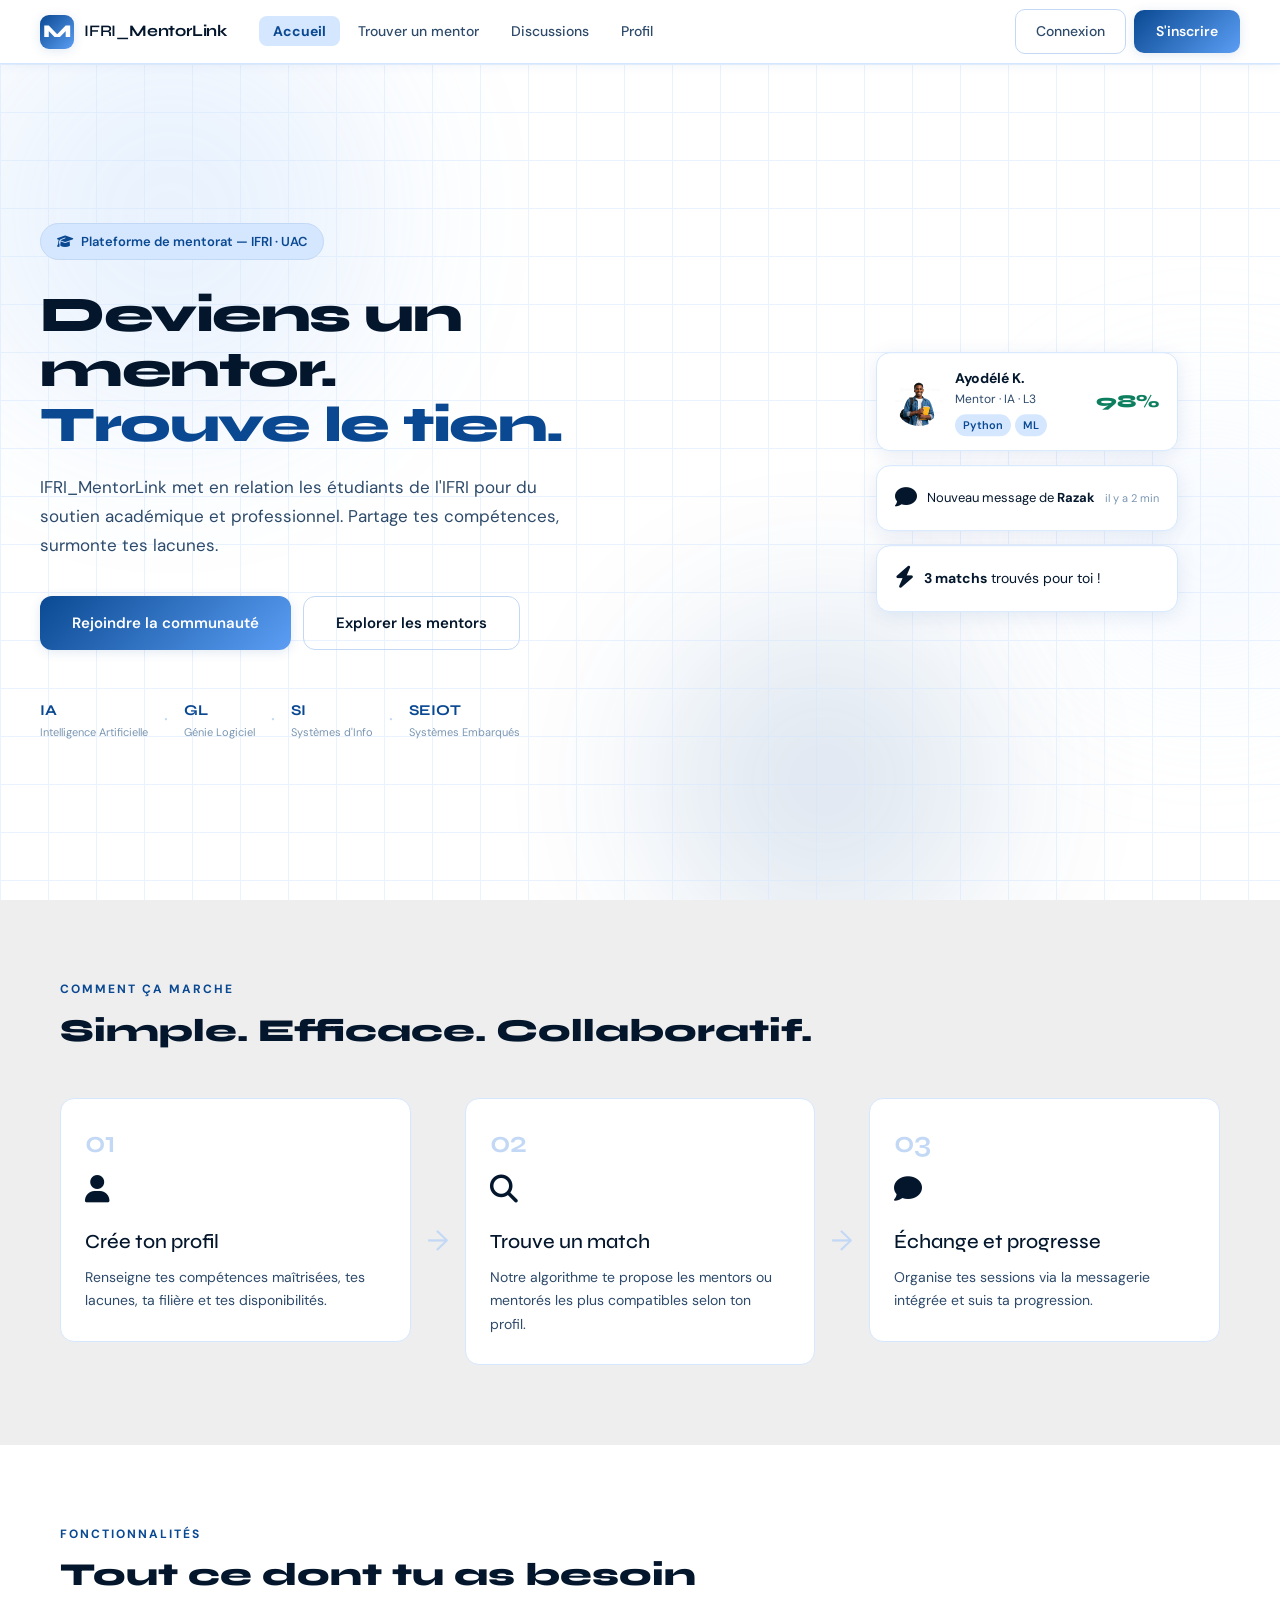
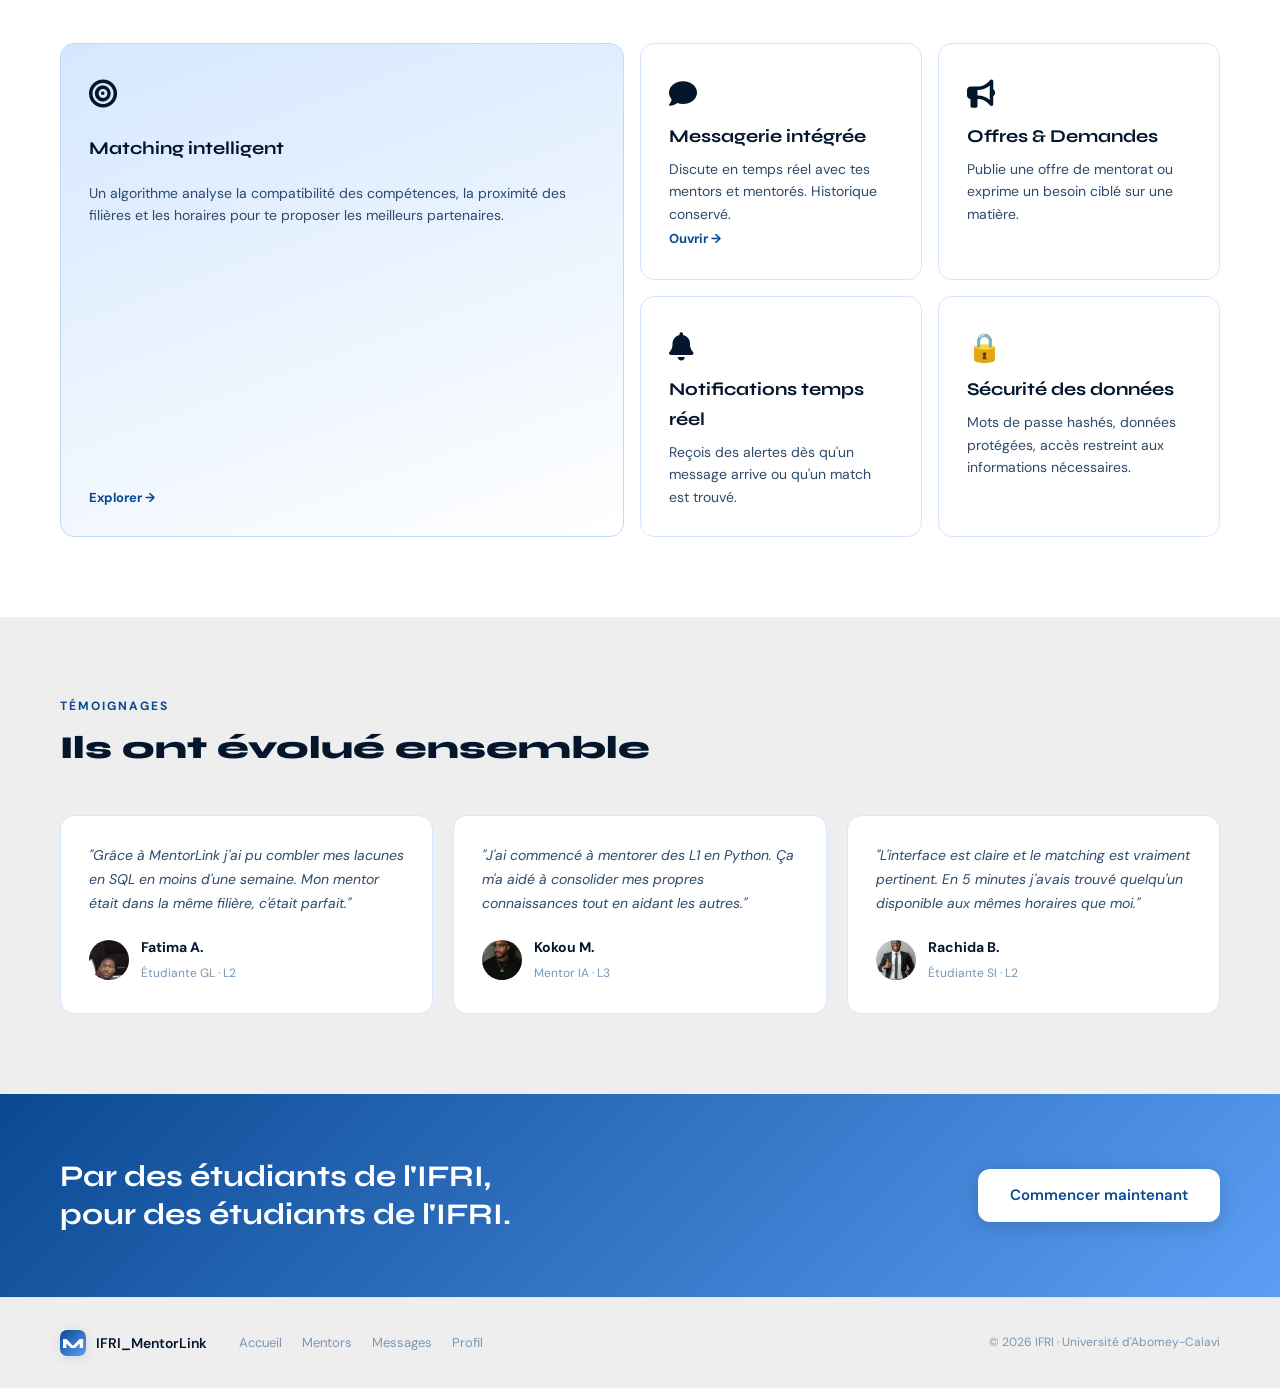
<file: index.html>
<!DOCTYPE html>
<html lang="fr">
<head>
  <meta charset="UTF-8"/>
  <meta name="viewport" content="width=device-width, initial-scale=1.0"/>
  <title>IFRI_MentorLink</title>
  <link rel="stylesheet" href="CSS/style.css"/>
  <link rel="stylesheet" href="https://cdnjs.cloudflare.com/ajax/libs/font-awesome/6.4.0/css/all.min.css"/>
  <link rel="stylesheet" href="CSS/index.css"/>   
  <link href="https://fonts.googleapis.com/css2?family=Syne:wght@400;600;700;800&family=DM+Sans:ital,wght@0,300;0,400;0,500;1,300&display=swap" rel="stylesheet"/>
</head>
<body>

<!-- NAVBAR -->
<nav class="navbar">
  <div class="nav-brand">
    <span class="brand-icon">M</span>
    <span class="brand-text">IFRI_<strong>MentorLink</strong></span>
  </div>
  <ul class="nav-links">
    <li><a href="index.html" class="active">Accueil</a></li>
    <li><a href="matching.html">Trouver un mentor</a></li>
    <li><a href="discussions.html">Discussions</a></li>
    <li><a href="profil.html">Profil</a></li>
  </ul>
  <div class="nav-actions">
    <a href="login.html" class="btn-ghost">Connexion</a>
    <a href="register.html" class="btn-primary">S'inscrire</a>
  </div>
  <button class="menu-toggle" id="menuToggle"><i class="fa fa-bars"></i></button>
</nav>

<!-- HERO -->
<section class="hero">
  <div class="hero-bg">
    <div class="orb orb1"></div>
    <div class="orb orb2"></div>
    <div class="orb orb3"></div>
    <div class="grid-overlay"></div>
  </div>
  <div class="hero-content">
    <div class="hero-badge"><i class="fa fa-graduation-cap"></i> Plateforme de mentorat — IFRI · UAC</div>
    <h1 class="hero-title">
      Deviens un mentor.<br/>
      <span class="accent">Trouve le tien.</span>
    </h1
    >
    <p class="hero-sub">IFRI_MentorLink met en relation les étudiants de l'IFRI pour du soutien académique et professionnel. Partage tes compétences, surmonte tes lacunes.</p>
    <div class="hero-cta">
      <a href="register.html" class="btn-primary large">Rejoindre la communauté</a>
      <a href="matching.html" class="btn-outline large">Explorer les mentors</a>
    </div>
    <div class="hero-stats">
      <div class="stat"><span class="stat-num">IA</span><span class="stat-label">Intelligence Artificielle</span></div>
      <div class="stat-sep">·</div>
      <div class="stat"><span class="stat-num">GL</span><span class="stat-label">Génie Logiciel</span></div>
      <div class="stat-sep">·</div>
      <div class="stat"><span class="stat-num">SI</span><span class="stat-label">Systèmes d'Info</span></div>
      <div class="stat-sep">·</div>
      <div class="stat"><span class="stat-num">SEIOT</span><span class="stat-label">Systèmes Embarqués</span></div>
    </div>
  </div>
  <div class="hero-card-float">
    <div class="float-card mentor-card">
      <img src="img/a.jpg" alt="avatar"/>
      <div>
        <p class="fc-name">Ayodélé K.</p>
        <p class="fc-role">Mentor · IA · L3</p>
        <div class="fc-tags"><span>Python</span><span>ML</span></div>
      </div>
      <span class="fc-score">98%</span>
    </div>
    <div class="float-card msg-card">
      <span class="msg-icon"><i class="fa fa-comment"></i></span>
      <p>Nouveau message de <strong>Razak</strong></p>
      <span class="msg-time">il y a 2 min</span>
    </div>
    <div class="float-card match-card">
      <span class="match-icon"><i class="fa fa-bolt"></i></span>
      <p><strong>3 matchs</strong> trouvés pour toi !</p>
    </div>
  </div>
</section>

<!-- HOW IT WORKS -->
<section class="section how">
  <div class="container">
    <div class="section-label">Comment ça marche</div>
    <h3 class="section-title">Simple. Efficace. Collaboratif.</h3>
    <div class="steps">
      <div class="step">
        <div class="step-num">01</div>
        <div class="step-icon"><i class="fa fa-user"></i></div>
        <h3>Crée ton profil</h3>
        <p>Renseigne tes compétences maîtrisées, tes lacunes, ta filière et tes disponibilités.</p>
      </div>
      <div class="step-arrow">→</div>
      <div class="step">
        <div class="step-num">02</div>
        <div class="step-icon"><i class="fa fa-search"></i></div>
        <h3>Trouve un match</h3>
        <p>Notre algorithme te propose les mentors ou mentorés les plus compatibles selon ton profil.</p>
      </div>
      <div class="step-arrow">→</div>
      <div class="step">
        <div class="step-num">03</div>
        <div class="step-icon"><i class="fa fa-comment"></i></div>
        <h3>Échange et progresse</h3>
        <p>Organise tes sessions via la messagerie intégrée et suis ta progression.</p>
      </div>
    </div>
  </div>
</section>

<!-- FEATURES -->
<section class="section features">
  <div class="container">
    <div class="section-label">Fonctionnalités</div>
    <h3 class="section-title">Tout ce dont tu as besoin</h3>
    <div class="features-grid">
      <div class="feature-card fc-big">
        <div class="feature-icon"><i class="fa fa-bullseye"></i></div>
        <h3>Matching intelligent</h3>
        <p>Un algorithme analyse la compatibilité des compétences, la proximité des filières et les horaires pour te proposer les meilleurs partenaires.</p>
        <a href="matching.html" class="feat-link">Explorer →</a>
      </div>
      <div class="feature-card">
        <div class="feature-icon"><i class="fa fa-comment"></i></div>
        <h3>Messagerie intégrée</h3>
        <p>Discute en temps réel avec tes mentors et mentorés. Historique conservé.</p>
        <a href="discussions.html" class="feat-link">Ouvrir →</a>
      </div>
      <div class="feature-card">
        <div class="feature-icon"><i class="fa fa-bullhorn"></i></div>
        <h3>Offres & Demandes</h3>
        <p>Publie une offre de mentorat ou exprime un besoin ciblé sur une matière.</p>
      </div>
      <div class="feature-card">
        <div class="feature-icon"><i class="fa fa-bell"></i></div>
        <h3>Notifications temps réel</h3>
        <p>Reçois des alertes dès qu'un message arrive ou qu'un match est trouvé.</p>
      </div>
      <div class="feature-card">
        <div class="feature-icon">🔒</div>
        <h3>Sécurité des données</h3>
        <p>Mots de passe hashés, données protégées, accès restreint aux informations nécessaires.</p>
      </div>
    </div>
  </div>
</section>

<!-- TESTIMONIALS -->
<section class="section testimonials">
  <div class="container">
    <div class="section-label">Témoignages</div>
    <h3 class="section-title">Ils ont évolué ensemble</h3>
    <div class="testi-grid">
      <div class="testi-card">
        <p>"Grâce à MentorLink j'ai pu combler mes lacunes en SQL en moins d'une semaine. Mon mentor était dans la même filière, c'était parfait."</p>
        <div class="testi-author">
          <img src="img/d.jpg" alt=""/>
          <div><strong>Fatima A.</strong><span>Étudiante GL · L2</span></div>
        </div>
      </div>
      <div class="testi-card">
        <p>"J'ai commencé à mentorer des L1 en Python. Ça m'a aidé à consolider mes propres connaissances tout en aidant les autres."</p>
        <div class="testi-author">
          <img src="img/c.jpg" alt=""/>
          <div><strong>Kokou M.</strong><span>Mentor IA · L3</span></div>
        </div>
      </div>
      <div class="testi-card">
        <p>"L'interface est claire et le matching est vraiment pertinent. En 5 minutes j'avais trouvé quelqu'un disponible aux mêmes horaires que moi."</p>
        <div class="testi-author">
          <img src="img/b.jpg" alt=""/>
          <div><strong>Rachida B.</strong><span>Étudiante SI · L2</span></div>
        </div>
      </div>
    </div>
  </div>
</section>

<!-- CTA BANNER -->
<section class="cta-banner">
  <div class="container cta-inner">
    <h2>Par des étudiants de l'IFRI,<br/>pour des étudiants de l'IFRI.</h2>
    <a href="register.html" class="btn-primary large">Commencer maintenant</a>
  </div>
</section>

<!-- FOOTER -->
<footer class="footer">
  <div class="container footer-inner">
    <div class="footer-brand">
      <span class="brand-icon small">M</span>
      <span>IFRI_MentorLink</span>
    </div>
    <div class="footer-links">
      <a href="index.html">Accueil</a>
      <a href="matching.html">Mentors</a>
      <a href="discussions.html">Messages</a>
      <a href="profil.html">Profil</a>
    </div>
    <p class="footer-copy">© 2026 IFRI · Université d'Abomey-Calavi</p>
  </div>
</footer>

<script src="app.js"></script>
</body>
</html>
</file>
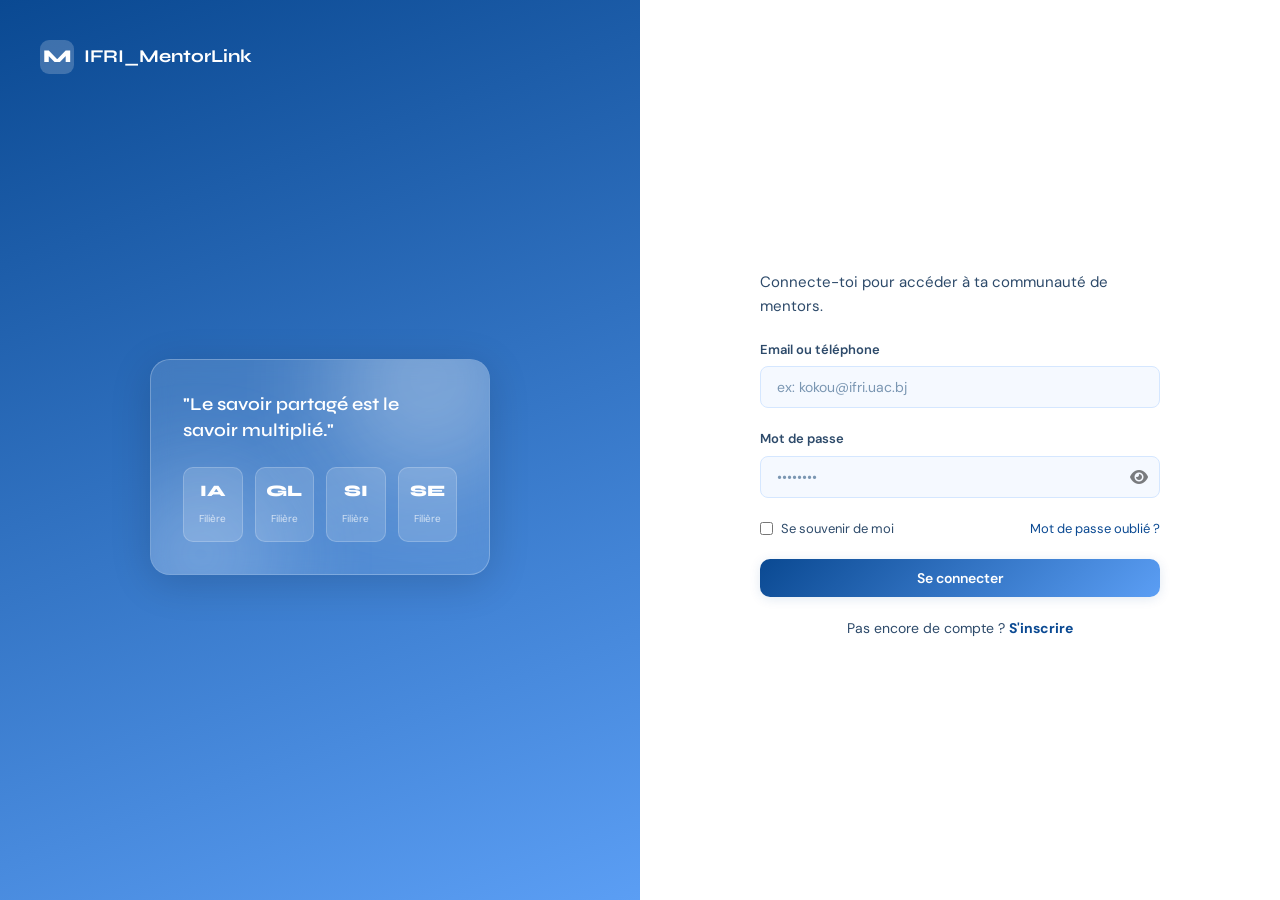
<file: login.html>
<!DOCTYPE html>
<html lang="fr">
<head>
  <meta charset="UTF-8"/>
  <meta name="viewport" content="width=device-width, initial-scale=1.0"/>
  <title>Connexion — IFRI_MentorLink</title>
  <link rel="stylesheet" href="CSS/style.css"/>
  <link rel="stylesheet" href="CSS/Login.css"/>
  <link rel="stylesheet" href="https://cdnjs.cloudflare.com/ajax/libs/font-awesome/6.4.0/css/all.min.css"/>
  <link href="https://fonts.googleapis.com/css2?family=Syne:wght@400;600;700;800&family=DM+Sans:ital,wght@0,300;0,400;0,500;1,300&display=swap" rel="stylesheet"/>
</head>
<body class="auth-page">

<div class="auth-split">
  <!-- Left Panel -->
  <div class="auth-left">
    <a href="index.html" class="auth-brand">
      <span class="brand-icon">M</span>
      <span>IFRI_<strong>MentorLink</strong></span>
    </a>
    <div class="auth-visual">
      <div class="av-card">
        <div class="av-orb av-o1"></div>
        <div class="av-orb av-o2"></div>
        <div class="av-quote">
          <p>"Le savoir partagé est le savoir multiplié."</p>
        </div>
        <div class="av-stats-row">
          <div class="av-stat"><span>IA</span><small>Filière</small></div>
          <div class="av-stat"><span>GL</span><small>Filière</small></div>
          <div class="av-stat"><span>SI</span><small>Filière</small></div>
          <div class="av-stat"><span>SE</span><small>Filière</small></div>
        </div>
      </div>
    </div>
  </div>

  <!-- Right Panel -->
  <div class="auth-right">
    <div class="auth-form-wrap">
      <h2 class="auth-title"></h2>
      <p class="auth-sub">Connecte-toi pour accéder à ta communauté de mentors.</p>

      <div class="form-msg" id="loginMsg" style="display:none;"></div>

      <div class="form-group">
        <label>Email ou téléphone</label>
        <input type="text" id="loginId" placeholder="ex: kokou@ifri.uac.bj" class="form-input"/>
      </div>
      <div class="form-group">
        <label>Mot de passe</label>
        <div class="input-eye">
          <input type="password" id="loginPwd" placeholder="••••••••" class="form-input"/>
          <button type="button" class="eye-btn" onclick="togglePwd('loginPwd', this)"><i class="fa fa-eye"></i></button>
        </div>
      </div>
      <div class="form-row-between">
        <label class="checkbox-label"><input type="checkbox"/> Se souvenir de moi</label>
        <a href="#" class="link-small">Mot de passe oublié ?</a>
      </div>
      <button class="btn-primary full" onclick="handleLogin()">Se connecter</button>
      <p class="auth-switch">Pas encore de compte ? <a href="register.html">S'inscrire</a></p>
    </div>
  </div>
</div>

<script src="app.js"></script>
</body>
</html>
</file>
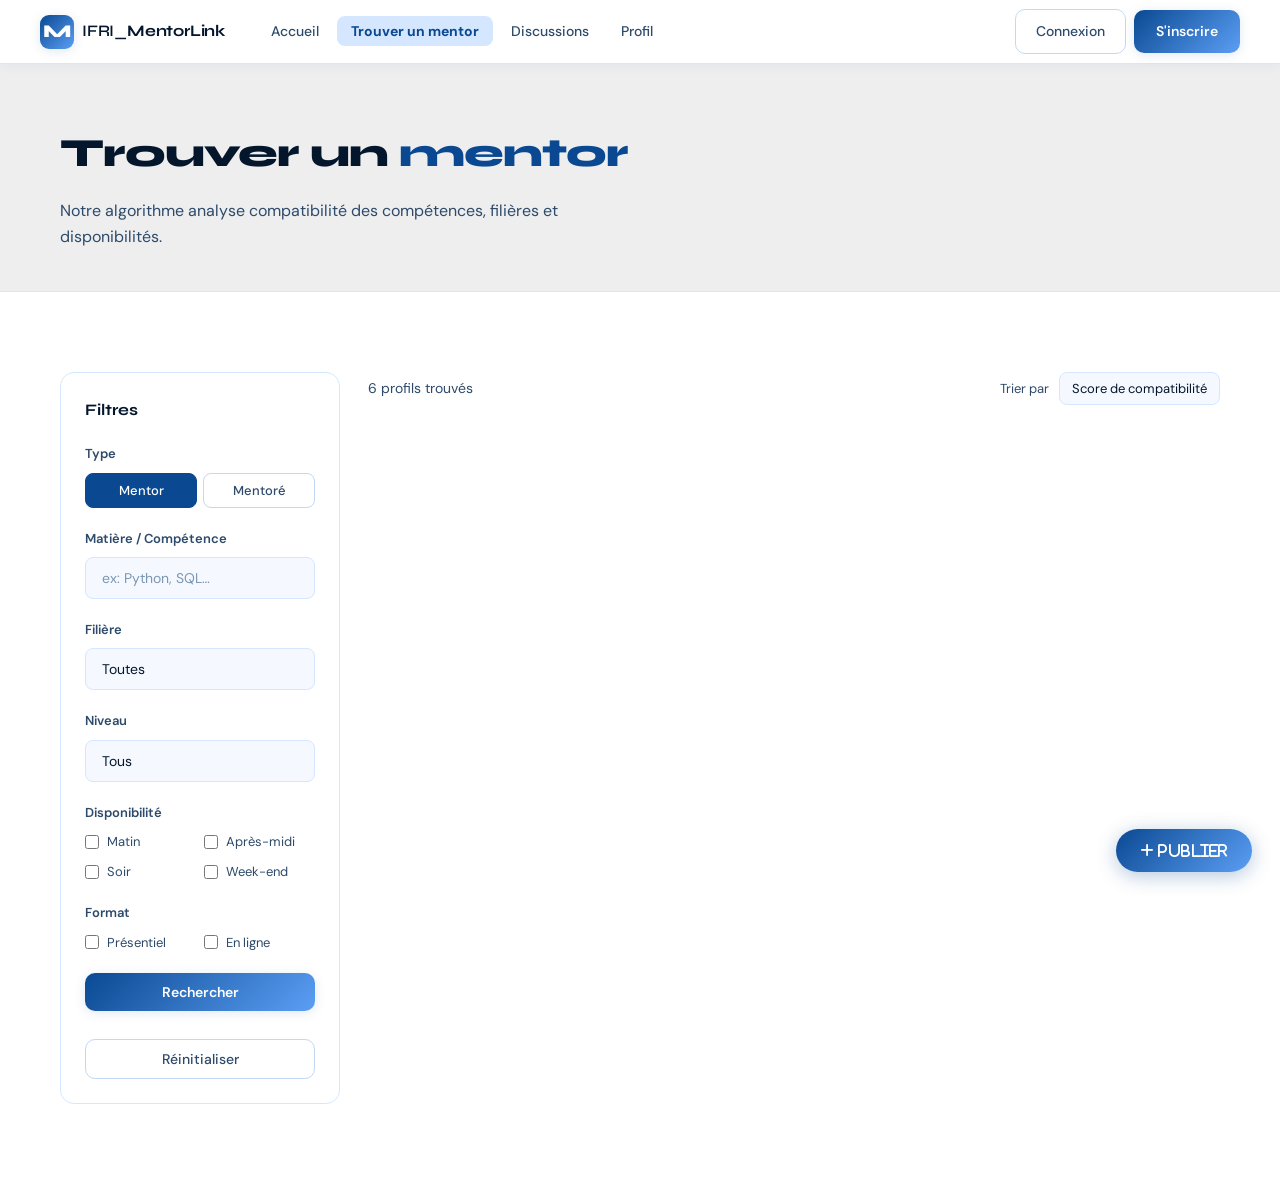
<file: matching.html>
<!DOCTYPE html>
<html lang="fr">
<head>
  <meta charset="UTF-8"/>
  <meta name="viewport" content="width=device-width, initial-scale=1.0"/>
  <title>Matching — IFRI_MentorLink</title>
  <link rel="stylesheet" href="CSS/style.css"/>
  <link rel="stylesheet" href="CSS/matching.css"/>
  <link rel="stylesheet" href="https://cdnjs.cloudflare.com/ajax/libs/font-awesome/6.4.0/css/all.min.css"/>
  <link href="https://fonts.googleapis.com/css2?family=Syne:wght@400;600;700;800&family=DM+Sans:ital,wght@0,300;0,400;0,500;1,300&display=swap" rel="stylesheet"/>
</head>
<body>

<nav class="navbar">
  <div class="nav-brand">
    <a href="index.html" style="display:flex;align-items:center;gap:8px;text-decoration:none;color:inherit;">
      <span class="brand-icon">M</span>
      <span class="brand-text">IFRI_<strong>MentorLink</strong></span>
    </a>
  </div>
  <ul class="nav-links">
    <li><a href="index.html">Accueil</a></li>
    <li><a href="matching.html" class="active">Trouver un mentor</a></li>
    <li><a href="discussions.html">Discussions</a></li>
    <li><a href="profil.html">Profil</a></li>
  </ul>
  <div class="nav-actions">
    <a href="login.html" class="btn-ghost">Connexion</a>
    <a href="register.html" class="btn-primary">S'inscrire</a>
  </div>
  <button class="menu-toggle" id="menuToggle">&#9776;</button>
</nav>

<div class="page-hero small-hero">
  <div class="container">
    <h1>Trouver un <span class="accent">mentor</span></h1>
    <p>Notre algorithme analyse compatibilité des compétences, filières et disponibilités.</p>
  </div>
</div>

<section class="section">
  <div class="container matching-layout">

    <!-- FILTERS -->
    <aside class="filters-panel">
      <h3 class="filter-title">Filtres</h3>

      <div class="filter-group">
        <label>Type</label>
        <div class="toggle-group">
          <button class="toggle-btn active" onclick="setType(this,'mentor')">Mentor</button>
          <button class="toggle-btn" onclick="setType(this,'mentoré')">Mentoré</button>
        </div>
      </div>

      <div class="filter-group">
        <label>Matière / Compétence</label>
        <input type="text" class="form-input" id="filterMatiere" placeholder="ex: Python, SQL…"/>
      </div>

      <div class="filter-group">
        <label>Filière</label>
        <select class="form-input" id="filterFiliere">
          <option value="">Toutes</option>
          <option>IA</option><option>GL</option><option>SI</option><option>SE&IoT</option><option>IM</option>
        </select>
      </div>

      <div class="filter-group">
        <label>Niveau</label>
        <select class="form-input" id="filterNiveau">
          <option value="">Tous</option>
          <option>L1</option><option>L2</option><option>L3</option>
        </select>
      </div>

      <div class="filter-group">
        <label>Disponibilité</label>
        <div class="dispo-grid">
          <label class="dispo-item"><input type="checkbox"/> Matin</label>
          <label class="dispo-item"><input type="checkbox"/> Après-midi</label>
          <label class="dispo-item"><input type="checkbox"/> Soir</label>
          <label class="dispo-item"><input type="checkbox"/> Week-end</label>
        </div>
      </div>

      <div class="filter-group">
        <label>Format</label>
        <div class="dispo-grid">
          <label class="dispo-item"><input type="checkbox"/> Présentiel</label>
          <label class="dispo-item"><input type="checkbox"/> En ligne</label>
        </div>
      </div>

      <button class="btn-primary full" onclick="applyFilters()">Rechercher</button>
      <button class="btn-ghost full mt-8" onclick="resetFilters()">Réinitialiser</button>
    </aside>

    <!-- RESULTS -->
    <div class="results-area">
      <div class="results-header">
        <span id="results-count">6 profils trouvés</span>
        <div class="sort-row">
          <label>Trier par</label>
          <select class="form-input small-select" onchange="sortResults(this.value)">
            <option value="score">Score de compatibilité</option>
            <option value="filiere">Filière</option>
            <option value="niveau">Niveau</option>
          </select>
        </div>
      </div>

      <div class="mentor-cards" id="mentorCards">
        <!-- Cards generated by JS -->
      </div>
    </div>
  </div>
</section>

<!-- OFFER/DEMAND MODAL -->
  <div class="modal-overlay" id="offerModal" style="display:none;">
    <div class="modal">
      <button class="modal-close" onclick="closeModal('offerModal')"><i class="fa fa-times"></i></button>
    <h3>Publier une offre / demande</h3>
    <div class="form-msg" id="offerMsg" style="display:none;"></div>
    <div class="form-group">
      <label>Type</label>
      <div class="toggle-group">
        <button class="toggle-btn active" onclick="setPublishType(this,'offre')" id="pub-type-offre">Offre de mentorat</button>
        <button class="toggle-btn" onclick="setPublishType(this,'demande')" id="pub-type-demande">Demande de mentorat</button>
      </div>
    </div>
    <div class="form-group">
      <label>Titre</label>
      <input type="text" id="post-title" class="form-input" placeholder="Ex: Je cherche un mentor en Python..." />
    </div>
    <div class="form-group">
      <label>Description</label>
      <textarea id="post-details" class="form-input" rows="3" placeholder="Décris ton besoin en quelques mots..."></textarea>
    </div>
    <div class="form-group">
      <label>Disponibilités</label>
      <input type="text" id="post-dispo" class="form-input" placeholder="ex: Soir semaine, Week-end" />
    </div>
    <div class="form-group">
      <label>Format</label>
      <select id="post-format" class="form-input">
        <option>Présentiel</option><option>En ligne</option><option>Les deux</option>
      </select>
    </div>
    <button class="btn-primary full" onclick="publishOfferOrDemand()">Publier</button>
  </div>
</div>

<div class="fab-area">
  <button class="fab" onclick="document.getElementById('offerModal').style.display='flex'" title="Publier une offre ou une demande"><i class="fa fa-plus"></i> Publier</button>
</div>

<script src="app.js"></script>
</body>
</html>
</file>
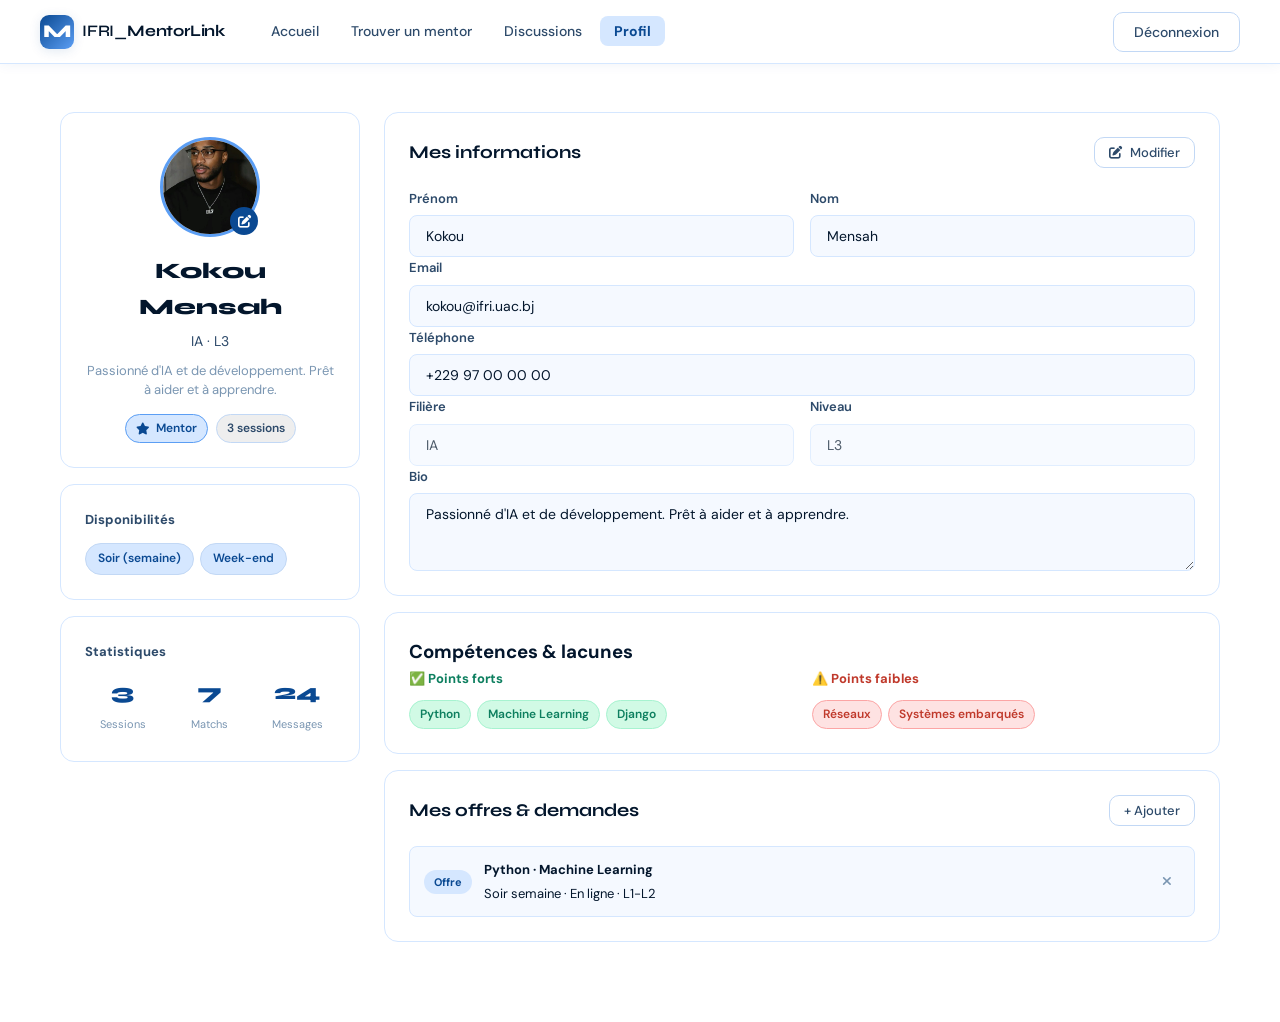
<file: profil.html>
<!DOCTYPE html>
<html lang="fr">
<head>
  <meta charset="UTF-8"/>
  <meta name="viewport" content="width=device-width, initial-scale=1.0"/>
  <title>Mon Profil — IFRI_MentorLink</title>
  <link rel="stylesheet" href="style.css"/>
  <link rel="stylesheet" href="profil.css"/>
  <link rel="stylesheet" href="https://cdnjs.cloudflare.com/ajax/libs/font-awesome/6.4.0/css/all.min.css"/>
  <link href="https://fonts.googleapis.com/css2?family=Syne:wght@400;600;700;800&family=DM+Sans:ital,wght@0,300;0,400;0,500;1,300&display=swap" rel="stylesheet"/>
</head>
<body>

<nav class="navbar">
  <div class="nav-brand">
    <a href="index.html" style="display:flex;align-items:center;gap:8px;text-decoration:none;color:inherit;">
      <span class="brand-icon">M</span>
      <span class="brand-text">IFRI_<strong>MentorLink</strong></span>
    </a>
  </div>
  <ul class="nav-links">
    <li><a href="index.html">Accueil</a></li>
    <li><a href="matching.html">Trouver un mentor</a></li>
    <li><a href="discussions.html">Discussions</a></li>
    <li><a href="profil.html" class="active">Profil</a></li>
  </ul>
  <div class="nav-actions">
    <button class="btn-ghost" onclick="handleLogout()">Déconnexion</button>
  </div>
  <button class="menu-toggle" id="menuToggle"><i class="fa fa-bars"></i></button>
</nav>

<section class="section profil-section">
  <div class="container profil-layout">

    <!-- LEFT: Profile Card -->
    <div class="profil-left">
      <div class="profil-card">
        <div class="profil-avatar-wrap">
          <img id="prof-avatar" src="img/c.jpg" alt="Avatar" class="profil-avatar"/>
          <label class="avatar-edit-btn" title="Changer la photo">
            <i class="fa fa-edit"></i>
            <input type="file" accept="image/*" style="display:none;" onchange="previewAvatar(this)"/>
          </label>
        </div>
        <h2 id="prof-name">Kokou Mensah</h2>
        <p id="prof-filiere-niveau" class="profil-sub">IA · L3</p>
        <p id="prof-bio" class="profil-bio">Passionné d'IA et de développement. Prêt à aider et à apprendre.</p>
        <div class="profil-badges">
          <span class="badge mentor-badge"><i class="fa fa-star"></i> Mentor</span>
          <span class="badge">3 sessions</span>
        </div>
      </div>

      <div class="profil-card mt-16">
        <h4 class="card-section-title">Disponibilités</h4>
        <div class="dispo-pills" id="dispo-pills">
          <span class="dpill">Soir (semaine)</span>
          <span class="dpill">Week-end</span>
        </div>
      </div>

      <div class="profil-card mt-16">
        <h4 class="card-section-title">Statistiques</h4>
        <div class="prof-stats">
          <div class="ps"><span id="ps-sessions">3</span><small>Sessions</small></div>
          <div class="ps"><span id="ps-matchs">7</span><small>Matchs</small></div>
          <div class="ps"><span id="ps-msg">24</span><small>Messages</small></div>
        </div>
      </div>
    </div>

    <!-- RIGHT: Edit Form -->
    <div class="profil-right">
      <div class="profil-card">
        <div class="card-header-row">
          <h3>Mes informations</h3>
          <button class="btn-ghost small" id="editBtn" onclick="toggleEdit()"><i class="fa fa-edit"></i> Modifier</button>
        </div>

        <div class="form-msg" id="profMsg" style="display:none;"></div>

        <div class="form-row">
          <div class="form-group">
            <label>Prénom</label>
            <input type="text" id="edit-prenom" value="Kokou" class="form-input" disabled/>
          </div>
          <div class="form-group">
            <label>Nom</label>
            <input type="text" id="edit-nom" value="Mensah" class="form-input" disabled/>
          </div>
        </div>
        <div class="form-group">
          <label>Email</label>
          <input type="email" id="edit-email" value="kokou@ifri.uac.bj" class="form-input" disabled/>
        </div>
        <div class="form-group">
          <label>Téléphone</label>
          <input type="tel" id="edit-tel" value="+229 97 00 00 00" class="form-input" disabled/>
        </div>
        <div class="form-row">
          <div class="form-group">
            <label>Filière</label>
            <select id="edit-filiere" class="form-input" disabled>
              <option selected>IA</option><option>GL</option><option>SI</option><option>SE&IoT</option><option>IM</option>
            </select>
          </div>
          <div class="form-group">
            <label>Niveau</label>
            <select id="edit-niveau" class="form-input" disabled>
              <option>L1</option><option>L2</option><option selected>L3</option>
            </select>
          </div>
        </div>
        <div class="form-group">
          <label>Bio</label>
          <textarea id="edit-bio" class="form-input" rows="3" disabled>Passionné d'IA et de développement. Prêt à aider et à apprendre.</textarea>
        </div>

        <div id="save-row" style="display:none;">
          <button class="btn-primary" onclick="saveProfile()">Enregistrer</button>
          <button class="btn-ghost" onclick="cancelEdit()">Annuler</button>
        </div>
      </div>

      <!-- SKILLS -->
      <div class="profil-card mt-16">
        <h3>Compétences & lacunes</h3>
        <div class="skills-section">
          <div>
            <h4 class="skills-label strengths-label">✅ Points forts</h4>
            <div class="tags-display" id="strengths-display">
              <span class="badge strength">Python</span>
              <span class="badge strength">Machine Learning</span>
              <span class="badge strength">Django</span>
            </div>
          </div>
          <div>
            <h4 class="skills-label weaknesses-label">⚠️ Points faibles</h4>
            <div class="tags-display" id="weaknesses-display">
              <span class="badge weakness">Réseaux</span>
              <span class="badge weakness">Systèmes embarqués</span>
            </div>
          </div>
        </div>
      </div>

      <!-- MES OFFRES -->
      <div class="profil-card mt-16">
        <div class="card-header-row">
          <h3>Mes offres & demandes</h3>
          <button class="btn-ghost small" onclick="document.getElementById('offerModal').style.display='flex'">+ Ajouter</button>
        </div>
          <div class="offers-list" id="offersList">
          <div class="post-item">
            <span class="post-type offre">Offre</span>
            <div>
              <p><strong>Python · Machine Learning</strong></p>
              <p class="post-meta">Soir semaine · En ligne · L1-L2</p>
            </div>
            <button class="post-del" title="Supprimer"><i class="fa fa-times"></i></button>
          </div>
        </div>
      </div>
    </div>
  </div>
</section>

<!-- OFFER MODAL -->
<div class="modal-overlay" id="offerModal" style="display:none;">
  <div class="modal">
    <button class="modal-close" onclick="document.getElementById('offerModal').style.display='none'"><i class="fa fa-times"></i></button>
    <h3>Nouvelle disponibilité (Mentoré)</h3>
    
    <div class="form-msg" id="offerMsg" style="display:none;"></div>
    
    <!-- 🚨 Formulaire connecté à la table DisponibiliteMentore de ton app.js -->
    <form id="form-dispo-mentore">
      <div class="form-group">
        <label for="dispo-jour">Jour de la semaine</label>
        <select id="dispo-jour" class="form-input" required>
          <option value="Lundi">Lundi</option>
          <option value="Mardi">Mardi</option>
          <option value="Mercredi">Mercredi</option>
          <option value="Jeudi">Jeudi</option>
          <option value="Vendredi">Vendredi</option>
          <option value="Samedi">Samedi</option>
          <option value="Dimanche">Dimanche</option>
        </select>
      </div>
      
      <div class="form-row">
        <div class="form-group">
          <label for="dispo-debut">Heure de début</label>
          <input type="time" id="dispo-debut" class="form-input" required />
        </div>
        <div class="form-group">
          <label for="dispo-fin">Heure de fin</label>
          <input type="time" id="dispo-fin" class="form-input" required />
        </div>
      </div>

      <div style="margin-top: 20px;">
        <button type="submit" class="btn-primary" style="width: 100%;">Enregistrer le créneau</button>
      </div>
    </form>
  </div>
</div>

<!-- 🚨 Liaison indispensable au script JavaScript général -->
<script src="app.js"></script>
</body>
</html>
</file>
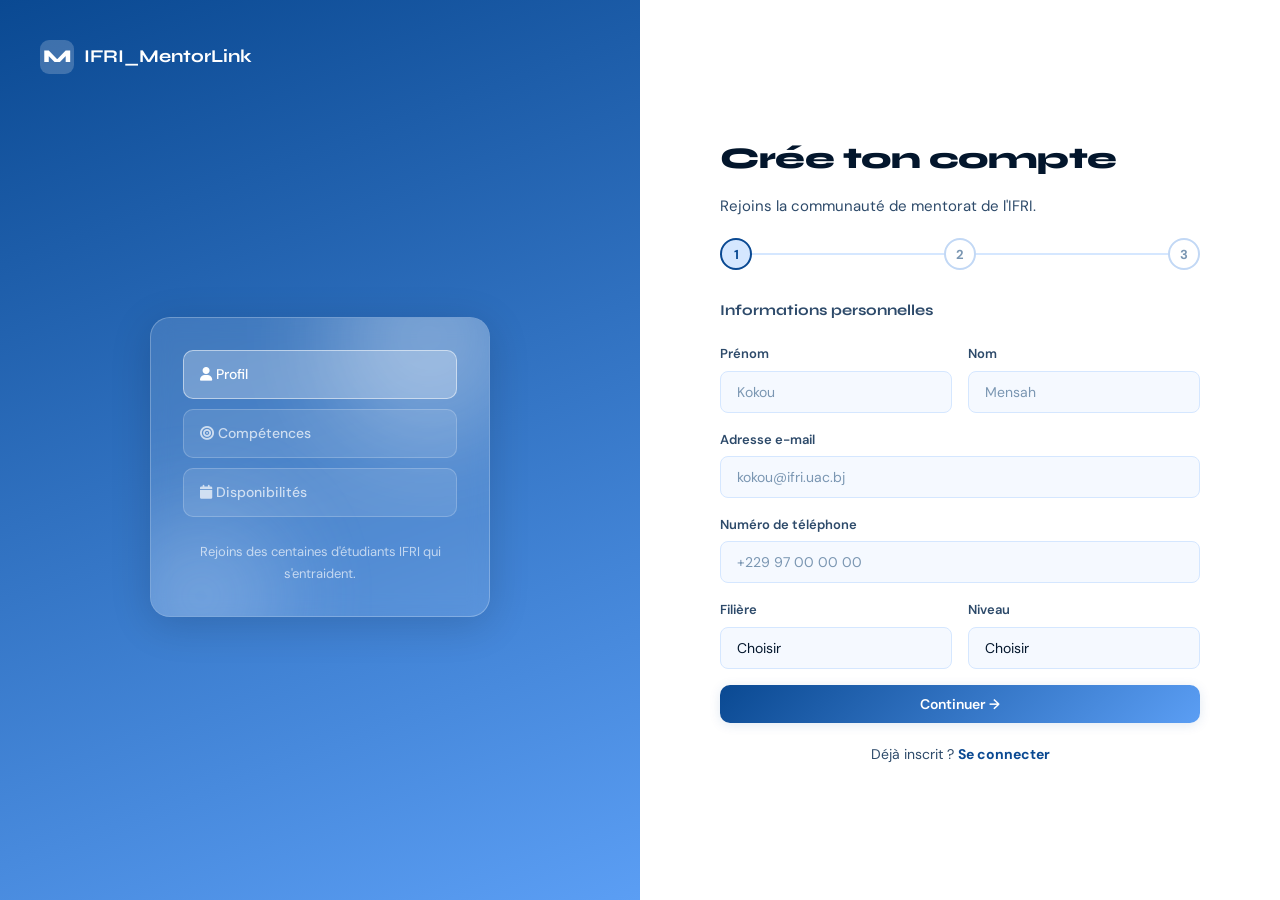
<file: register.html>
<!DOCTYPE html>
<html lang="fr">
<head>
  <meta charset="UTF-8"/>
  <meta name="viewport" content="width=device-width, initial-scale=1.0"/>
  <title>Inscription — IFRI_MentorLink</title>
 <link rel="stylesheet" href="style.css"/>
  <link rel="stylesheet" href="register.css"/>
  <link rel="stylesheet" href="https://cdnjs.cloudflare.com/ajax/libs/font-awesome/6.4.0/css/all.min.css"/>
  <link href="https://fonts.googleapis.com/css2?family=Syne:wght@400;600;700;800&family=DM+Sans:ital,wght@0,300;0,400;0,500;1,300&display=swap" rel="stylesheet"/>
</head>
<body class="auth-page">

<div class="auth-split">
  <div class="auth-left">
    <a href="index.html" class="auth-brand">
      <span class="brand-icon">M</span>
      <span>IFRI_<strong>MentorLink</strong></span>
    </a>
    <div class="auth-visual">
      <div class="av-card">
        <div class="av-orb av-o1"></div>
        <div class="av-orb av-o2"></div>
        <div class="av-steps-preview">
          <div class="avsp active"><i class="fa fa-user"></i> Profil</div>
          <div class="avsp"><i class="fa fa-bullseye"></i> Compétences</div>
          <div class="avsp"><i class="fa fa-calendar"></i> Disponibilités</div>
        </div>
        <p class="av-note">Rejoins des centaines d'étudiants IFRI qui s'entraident.</p>
      </div>
    </div>
  </div>

  <div class="auth-right">
    <div class="auth-form-wrap wide">
      <h2 class="auth-title">Crée ton compte</h2>
      <p class="auth-sub">Rejoins la communauté de mentorat de l'IFRI.</p>

      <!-- STEP INDICATORS -->
      <div class="reg-steps">
        <div class="reg-step active" id="step-dot-1">1</div>
        <div class="reg-step-line"></div>
        <div class="reg-step" id="step-dot-2">2</div>
        <div class="reg-step-line"></div>
        <div class="reg-step" id="step-dot-3">3</div>
      </div>

      <div class="form-msg" id="regMsg" style="display:none;"></div>

      <!-- STEP 1 -->
      <div class="reg-panel active" id="reg-step-1">
        <h4 class="step-label">Informations personnelles</h4>
        <div class="form-row">
          <div class="form-group">
            <label>Prénom</label>
            <input type="text" id="reg-prenom" placeholder="Kokou" class="form-input"/>
          </div>
          <div class="form-group">
            <label>Nom</label>
            <input type="text" id="reg-nom" placeholder="Mensah" class="form-input"/>
          </div>
        </div>
        <div class="form-group">
          <label>Adresse e-mail</label>
          <input type="email" id="reg-email" placeholder="kokou@ifri.uac.bj" class="form-input"/>
        </div>
        <div class="form-group">
          <label>Numéro de téléphone</label>
          <input type="tel" id="reg-tel" placeholder="+229 97 00 00 00" class="form-input"/>
        </div>
        <div class="form-row">
          <div class="form-group">
            <label>Filière</label>
            <select id="reg-filiere" class="form-input">
              <option value="">Choisir</option>
              <option>IA</option>
              <option>GL</option>
              <option>SI</option>
              <option>SE&IoT</option>
              <option>IM</option>
            </select>
          </div>
          <div class="form-group">
            <label>Niveau</label>
            <select id="reg-niveau" class="form-input">
              <option value="">Choisir</option>
              <option>L1</option>
              <option>L2</option>
              <option>L3</option>
            </select>
          </div>
        </div>
        <button class="btn-primary full" onclick="nextStep(2)">Continuer →</button>
      </div>

      <!-- STEP 2 -->
      <div class="reg-panel" id="reg-step-2">
        <h4 class="step-label">Compétences & lacunes</h4>
        <div class="form-group">
          <label>Points forts (matières maîtrisées)</label>
          <div class="badges-input" id="strengths-input">
            <div class="badges-list" id="strengths-tags"></div>
            <input type="text" placeholder="ex: Python, SQL…" id="strengths-field" onkeydown="addTag(event,'strengths')"/>
          </div>
          <small>Appuie sur Entrée pour ajouter</small>
        </div>
        <div class="form-group">
          <label>Points faibles (où tu as besoin d'aide)</label>
          <div class="badges-input" id="weaknesses-input">
            <div class="badges-list" id="weaknesses-tags"></div>
            <input type="text" placeholder="ex: Algo, Réseaux…" id="weaknesses-field" onkeydown="addTag(event,'weaknesses')"/>
          </div>
          <small>Appuie sur Entrée pour ajouter</small>
        </div>
        <div class="form-group">
          <label>Bio courte (optionnel)</label>
          <textarea id="reg-bio" class="form-input" rows="3" placeholder="Présente-toi en quelques mots…"></textarea>
        </div>
        <div class="btn-row">
          <button class="btn-ghost" onclick="prevStep(1)">← Retour</button>
          <button class="btn-primary" onclick="nextStep(3)">Continuer →</button>
        </div>
      </div>

      <!-- STEP 3 -->
      <div class="reg-panel" id="reg-step-3">
        <h4 class="step-label">Sécurité & disponibilités</h4>
        <div class="form-group">
          <label>Mot de passe</label>
          <div class="input-eye">
            <input type="password" id="reg-pwd" placeholder="••••••••" class="form-input"/>
            <button type="button" class="eye-btn" onclick="togglePwd('reg-pwd',this)"><i class="fa fa-eye"></i></button>
          </div>
        </div>
        <div class="form-group">
          <label>Confirmer le mot de passe</label>
          <div class="input-eye">
            <input type="password" id="reg-pwd2" placeholder="••••••••" class="form-input"/>
            <button type="button" class="eye-btn" onclick="togglePwd('reg-pwd2',this)"><i class="fa fa-eye"></i></button>
          </div>
        </div>
        <div class="form-group">
          <label>Disponibilités habituelles</label>
          <div class="dispo-grid">
            <label class="dispo-item"><input type="checkbox" value="Matin semaine"/> Matin (semaine)</label>
            <label class="dispo-item"><input type="checkbox" value="Après-midi semaine"/> Après-midi (semaine)</label>
            <label class="dispo-item"><input type="checkbox" value="Soir semaine"/> Soir (semaine)</label>
            <label class="dispo-item"><input type="checkbox" value="Week-end"/> Week-end</label>
          </div>
        </div>
        <div class="btn-row">
          <button class="btn-ghost" onclick="prevStep(2)">← Retour</button>
          <button class="btn-primary" onclick="handleRegister()">Créer mon compte</button>
        </div>
      </div>

      <p class="auth-switch">Déjà inscrit ? <a href="login.html">Se connecter</a></p>
    </div>
  </div>
</div>

<script src="app.js"></script>
</body>
</html>
</file>
<file: CSS/style.css>
/* style.css — IFRI_MentorLink
   Contenu : Variables, Reset, Container, Navbar, Boutons,
             Formulaires communs, Modal, Utilitaires */

/*Variables */
:root {
  --bg:          #FFFFFF;
  --bg2:         #EEEEEE;
  --bg3:         #F5F9FF;
  --surface:     #FFFFFF;
  --surface2:    #F0F6FF;
  --border:      #D5E7FF;
  --border2:     #c2d8f5;
  --accent:      #0A4992;
  --accent2:     #5B9EF4;
  --accent-soft: #D5E7FF;
  --accent-glow: rgba(10,73,146,.12);
  --text:        #03162C;
  --text2:       #2d4a6a;
  --text3:       #7a96b2;
  --green:       #0d7f5f;
  --amber:       #b45309;
  --red:         #c0392b;
  --radius:      14px;
  --radius-sm:   8px;
  --shadow:      0 4px 20px rgba(10,73,146,.10);
  --shadow-lg:   0 8px 40px rgba(10,73,146,.15);
  --transition:  .22s cubic-bezier(.4,0,.2,1);
  --font-head:   'Syne', sans-serif;
  --font-body:   'DM Sans', sans-serif;
}

/* Reset*/
*, *::before, *::after { box-sizing: border-box; margin: 0; padding: 0; }
html { scroll-behavior: smooth; }

body {
  font-family: var(--font-body);
  background: var(--bg);
  color: var(--text);
  line-height: 1.65;
  min-height: 100vh;
  -webkit-font-smoothing: antialiased;
}

a { color: inherit; text-decoration: none; }
ul { list-style: none; }
img { display: block; max-width: 100%; }
button { font-family: inherit; cursor: pointer; border: none; background: none; }
input, select, textarea { font-family: inherit; }

/* ─Container*/
.container {
  width: min(1160px, 92%);
  margin: 0 auto;
}

/*Utilitaires*/
.mt-8  { margin-top: 8px; }
.mt-16 { margin-top: 16px; }
.accent { color: var(--accent); }

/*  NAVBAR*/
.navbar {
  position: sticky;
  top: 0;
  z-index: 100;
  display: flex;
  align-items: center;
  gap: 32px;
  padding: 0 40px;
  height: 64px;
  background: rgba(255,255,255,.92);
  backdrop-filter: blur(16px);
  border-bottom: 1px solid var(--border);
  box-shadow: 0 1px 12px rgba(10,73,146,.06);
}

.nav-brand { display: flex; align-items: center; gap: 10px; flex-shrink: 0; }

.brand-icon {
  width: 34px; height: 34px;
  border-radius: 9px;
  background: linear-gradient(135deg, var(--accent), var(--accent2));
  display: grid;
  place-items: center;
  font-family: var(--font-head);
  font-weight: 800;
  font-size: 18px;
  color: #fff;
  box-shadow: 0 2px 12px var(--accent-glow);
}

.brand-icon.small { width: 26px; height: 26px; font-size: 14px; border-radius: 7px; }

.brand-text {
  font-family: var(--font-head);
  font-size: 16px;
  font-weight: 600;
  color: var(--text);
  letter-spacing: -.2px;
}

.nav-links { display: flex; align-items: center; gap: 4px; flex: 1; }

.nav-links a {
  padding: 6px 14px;
  border-radius: var(--radius-sm);
  font-size: 14px;
  font-weight: 500;
  color: var(--text2);
  transition: color var(--transition), background var(--transition);
}

.nav-links a:hover { color: var(--text); background: var(--accent-soft); }
.nav-links a.active { color: var(--accent); background: var(--accent-soft); font-weight: 700; }

.nav-actions { display: flex; align-items: center; gap: 8px; margin-left: auto; }

.menu-toggle { display: none; font-size: 22px; color: var(--text2); margin-left: auto; }

/* BOUTONS */
.btn-primary {
  display: inline-flex;
  align-items: center;
  justify-content: center;
  gap: 8px;
  padding: 10px 22px;
  border-radius: 10px;
  background: linear-gradient(135deg, var(--accent), var(--accent2));
  color: #fff;
  font-weight: 600;
  font-size: 14px;
  transition: opacity var(--transition), transform var(--transition), box-shadow var(--transition);
  box-shadow: 0 2px 12px var(--accent-glow);
  white-space: nowrap;
}

.btn-primary:hover {
  opacity: .9;
  transform: translateY(-1px);
  box-shadow: 0 4px 20px rgba(10,73,146,.22);
}

.btn-primary.large { padding: 14px 32px; font-size: 15px; border-radius: 12px; }
.btn-primary.full  { width: 100%; }

.btn-ghost {
  display: inline-flex;
  align-items: center;
  justify-content: center;
  gap: 8px;
  padding: 10px 20px;
  border-radius: 10px;
  border: 1.5px solid var(--border2);
  color: var(--text2);
  font-weight: 500;
  font-size: 14px;
  background: transparent;
  transition: border-color var(--transition), color var(--transition), background var(--transition);
  white-space: nowrap;
}

.btn-ghost:hover { border-color: var(--accent); color: var(--accent); background: var(--accent-soft); }
.btn-ghost.full  { width: 100%; }
.btn-ghost.small { padding: 6px 14px; font-size: 13px; }

.btn-outline {
  display: inline-flex;
  align-items: center;
  justify-content: center;
  padding: 14px 32px;
  border-radius: 12px;
  border: 1.5px solid var(--border2);
  color: var(--text);
  font-weight: 600;
  font-size: 15px;
  transition: border-color var(--transition), background var(--transition), color var(--transition);
}

.btn-outline:hover { border-color: var(--accent); background: var(--accent-soft); color: var(--accent); }

/*  FORMULAIRES COMMUNS*/
.form-input {
  width: 100%;
  padding: 11px 16px;
  border-radius: var(--radius-sm);
  background: var(--bg3);
  border: 1.5px solid var(--border);
  color: var(--text);
  font-size: 14px;
  outline: none;
  transition: border-color var(--transition), box-shadow var(--transition);
  appearance: none;
}

.form-input:focus {
  border-color: var(--accent2);
  box-shadow: 0 0 0 3px var(--accent-glow);
}

.form-input::placeholder { color: var(--text3); }
select.form-input { cursor: pointer; }
textarea.form-input { resize: vertical; }

.form-group { display: flex; flex-direction: column; gap: 6px; }
.form-group label { font-size: 13px; font-weight: 600; color: var(--text2); }
.form-row { display: grid; grid-template-columns: 1fr 1fr; gap: 16px; }
.form-row-between { display: flex; justify-content: space-between; align-items: center; }

.form-msg {
  padding: 12px 16px;
  border-radius: var(--radius-sm);
  font-size: 14px;
  background: var(--accent-soft);
  border: 1px solid var(--border2);
  color: var(--accent);
}

.form-msg.error {
  background: #fdecea;
  border-color: #f5c6c2;
  color: var(--red);
}

.input-eye { position: relative; }
.input-eye .form-input { padding-right: 44px; }

.eye-btn {
  position: absolute;
  right: 12px; top: 50%;
  transform: translateY(-50%);
  font-size: 16px;
  opacity: .5;
  transition: opacity var(--transition);
}
.eye-btn:hover { opacity: 1; }

.checkbox-label { display: flex; align-items: center; gap: 8px; font-size: 13px; color: var(--text2); cursor: pointer; }
.link-small { font-size: 13px; color: var(--accent); }

.dispo-grid { display: grid; grid-template-columns: 1fr 1fr; gap: 8px; }
.dispo-item { display: flex; align-items: center; gap: 8px; font-size: 13px; color: var(--text2); cursor: pointer; }
.dispo-item input { accent-color: var(--accent); width: 14px; height: 14px; }

.toggle-group { display: flex; gap: 6px; }

.toggle-btn {
  flex: 1; padding: 8px 12px;
  border-radius: var(--radius-sm);
  border: 1.5px solid var(--border2);
  background: transparent;
  color: var(--text2); font-size: 13px; font-weight: 500;
  transition: all var(--transition);
}

.toggle-btn.active { background: var(--accent); border-color: var(--accent); color: #fff; }

/*MODAL (utilisé sur matching.html et profil.html) */
.modal-overlay {
  position: fixed; inset: 0; z-index: 200;
  background: rgba(3,22,44,.4);
  backdrop-filter: blur(4px);
  display: flex; align-items: center; justify-content: center;
  padding: 20px;
}

.modal {
  background: var(--surface);
  border: 1.5px solid var(--border);
  border-radius: 20px;
  padding: 32px;
  width: 100%; max-width: 480px;
  display: flex; flex-direction: column; gap: 18px;
  position: relative;
  box-shadow: var(--shadow-lg);
  animation: modal-in .2s ease;
}

@keyframes modal-in {
  from { opacity: 0; transform: scale(.95) translateY(10px); }
  to   { opacity: 1; transform: scale(1) translateY(0); }
}

.modal h3 { font-family: var(--font-head); font-size: 20px; font-weight: 700; color: var(--text); }

.modal-close {
  position: absolute; top: 16px; right: 16px;
  width: 32px; height: 32px; border-radius: 50%;
  border: 1.5px solid var(--border2);
  display: grid; place-items: center;
  font-size: 14px; color: var(--text2);
  background: var(--bg2);
  transition: all var(--transition);
}

.modal-close:hover { color: var(--red); border-color: var(--red); }

/* SECTION / LAYOUT COMMUNS*/
.section { padding: 80px 0; }

.section-label {
  font-size: 12px; font-weight: 700;
  letter-spacing: 2px; text-transform: uppercase;
  color: var(--accent); margin-bottom: 12px;
}

.section-title {
  font-family: var(--font-head);
  font-size: clamp(28px, 4vw, 42px);
  font-weight: 800;
  color: var(--text);
  line-height: 1.2;
  margin-bottom: 48px;
}

/*  RESPONSIVE NAVBAR */
@media (max-width: 768px) {
  .navbar { padding: 0 20px; gap: 16px; }
  .nav-links, .nav-actions { display: none; }
  .menu-toggle { display: block; }
  .form-row { grid-template-columns: 1fr; }
  .section { padding: 48px 0; }
}
</file>
<file: CSS/index.css>
/* index.css — IFRI_MentorLink
   Page     : index.html (Accueil)*/

/* HERO*/
.hero {
  position: relative;
  min-height: calc(100vh - 64px);
  display: flex;
  align-items: center;
  overflow: hidden;
  padding: 80px 40px;
  background: var(--bg);
}

.hero-bg { position: absolute; inset: 0; z-index: 0; overflow: hidden; }

.orb {
  position: absolute;
  border-radius: 50%;
  filter: blur(80px);
  opacity: .18;
  animation: orb-drift 8s ease-in-out infinite alternate;
}

.orb1 {
  width: 500px; height: 500px;
  top: -100px; left: -80px;
  background: radial-gradient(circle, #5B9EF4, transparent);
}

.orb2 {
  width: 400px; height: 400px;
  bottom: -80px; right: 20%;
  background: radial-gradient(circle, #0A4992, transparent);
  animation-delay: -3s;
}

.orb3 {
  width: 300px; height: 300px;
  top: 40%; right: -80px;
  background: radial-gradient(circle, #D5E7FF, transparent);
  opacity: .35;
  animation-delay: -5s;
}

@keyframes orb-drift {
  from { transform: translate(0,0) scale(1); }
  to   { transform: translate(30px,-30px) scale(1.08); }
}

.grid-overlay {
  position: absolute; inset: 0;
  background-image:
    linear-gradient(var(--border) 1px, transparent 1px),
    linear-gradient(90deg, var(--border) 1px, transparent 1px);
  background-size: 48px 48px;
  opacity: .5;
}

.hero-content {
  position: relative;
  z-index: 1;
  max-width: 600px;
  animation: fade-up .7s ease both;
}

@keyframes fade-up {
  from { opacity: 0; transform: translateY(32px); }
  to   { opacity: 1; transform: translateY(0); }
}

.hero-badge {
  display: inline-flex;
  align-items: center;
  gap: 8px;
  padding: 7px 16px;
  border-radius: 999px;
  border: 1.5px solid var(--border2);
  background: var(--accent-soft);
  font-size: 13px;
  font-weight: 600;
  color: var(--accent);
  margin-bottom: 28px;
}

.hero-title {
  font-family: var(--font-head);
  font-size: clamp(30px, 4vw, 50px);
  font-weight: 800;
  line-height: 1.1;
  margin-bottom: 20px;
  letter-spacing: -1.5px;
  color: var(--text);
}

.hero-sub {
  font-size: 17px;
  color: var(--text2);
  line-height: 1.7;
  margin-bottom: 36px;
  max-width: 520px;
}

.hero-cta { 
  display: flex; 
  gap: 12px; 
  flex-wrap: wrap; 
  margin-bottom: 48px;
 }

.hero-stats { 
  display: flex; 
  align-items: center; 
  gap: 16px; 
  flex-wrap: wrap; }
.stat { 
  
  display: flex; 
  flex-direction: column; }
.stat-num {
   font-family: var(--font-head); 
   font-weight: 700; 
   font-size: 15px; 
   color: var(--accent);
  
   }
.stat-label { 
  font-size: 11px; 
  color: var(--text3);
 }
.stat-sep { 
  color: var(--border2); 
  font-size: 20px; 
}

/* Cartes flottantes */
.hero-card-float {
  position: absolute;
  right: clamp(20px, 8vw, 120px);
  top: 50%;
  transform: translateY(-50%);
  z-index: 1;
  display: flex;
  flex-direction: column;
  gap: 14px;
  animation: float-in .9s .3s ease both;
}

@keyframes float-in {
  from { opacity: 0; transform: translateY(-40%) translateX(40px); }
  to   { opacity: 1; transform: translateY(-50%) translateX(0); }
}

.float-card {
  background: var(--surface);
  border: 1.5px solid var(--border);
  border-radius: var(--radius);
  padding: 14px 18px;
  box-shadow: var(--shadow);
  min-width: 240px;
  animation: bob 4s ease-in-out infinite alternate;
}

.float-card:nth-child(2) { animation-delay: -1.3s; }
.float-card:nth-child(3) { animation-delay: -2.6s; }

@keyframes bob {
  from { transform: translateY(0); }
  to   { transform: translateY(-8px); }
}

.mentor-card { display: flex; align-items: center; gap: 12px; }
.mentor-card img { width: 48px; height: 48px; border-radius: 50%; object-fit: cover; flex-shrink: 0; }
.fc-name { font-weight: 700; font-size: 14px; color: var(--text); }
.fc-role { font-size: 12px; color: var(--text2); }
.fc-tags { display: flex; gap: 4px; margin-top: 4px; }
.fc-tags span { padding: 2px 8px; border-radius: 999px; background: var(--accent-soft); color: var(--accent); font-size: 11px; font-weight: 600; }
.fc-score { margin-left: auto; font-family: var(--font-head); font-weight: 800; font-size: 18px; color: var(--green); }

.msg-card { display: flex; align-items: center; gap: 10px; }
.msg-icon { font-size: 22px; }
.msg-card p { font-size: 13px; color: var(--text); flex: 1; }
.msg-time { font-size: 11px; color: var(--text3); white-space: nowrap; }

.match-card { display: flex; align-items: center; gap: 10px; }
.match-icon { font-size: 22px; }
.match-card p { font-size: 14px; color: var(--text); }

/* HOW IT WORKS*/
.how { background: var(--bg2); }

.steps { display: flex; align-items: flex-start; gap: 16px; flex-wrap: wrap; }

.step {
  flex: 1; min-width: 200px;
  background: var(--surface);
  border: 1.5px solid var(--border);
  border-radius: var(--radius);
  padding: 28px 24px;
  transition: transform var(--transition), box-shadow var(--transition), border-color var(--transition);
}

.step:hover { transform: translateY(-4px); box-shadow: var(--shadow); border-color: var(--accent2); }

.step-num { 
  font-family: var(--font-head); 
  font-size: 30px; 
  font-weight: 600; 
  color: var(--border2); 
  line-height: 1;
  margin-bottom: 10px;
 }
.step-icon { 
  font-size: 28px; 
  margin-bottom: 12px; 
}
.step h3 { 
  font-family: var(--font-head); 
  font-size: 20px; font-weight: 500; 
  margin-bottom: 8px; color: var(--text);
 }
.step p  { 
  font-size: 14px; 
  color: var(--text2);
 }

.step-arrow { 
  font-size: 28px; 
  color: var(--border2); 
  align-self: center;
  flex-shrink: 0; 
  padding-top: 20px;
 }
.section-title{
  font-size: 32px;
  font-weight: 800;
  font-family: var(--font-head);
  
}

/* FEATURES
*/
.features { background: var(--bg); }

.features-grid {
  display: grid;
  grid-template-columns: 2fr 1fr 1fr;
  grid-template-rows: auto auto;
  gap: 16px;
}

.feature-card {
  background: var(--surface);
  border: 1.5px solid var(--border);
  border-radius: var(--radius);
  padding: 28px;
  transition: border-color var(--transition), transform var(--transition), box-shadow var(--transition);
}

.feature-card:hover { border-color: var(--accent2); transform: translateY(-3px); box-shadow: var(--shadow); }

.fc-big {
  grid-row: span 2;
  display: flex; flex-direction: column; gap: 12px;
  background: linear-gradient(160deg, var(--accent-soft), var(--surface));
  border-color: var(--border2);
}

.feature-icon { font-size: 28px; margin-bottom: 4px; }
.feature-card h3 { font-family: var(--font-head); font-size: 18px; font-weight: 700; margin-bottom: 6px; color: var(--text); }
.feature-card p  { font-size: 14px; color: var(--text2); line-height: 1.6; }
.feat-link { margin-top: auto; display: inline-block; font-size: 13px; font-weight: 700; color: var(--accent); }
.feat-link:hover { text-decoration: underline; }

/*TESTIMONIALS*/
.testimonials { background: var(--bg2); }

.testi-grid { display: grid; grid-template-columns: repeat(3,1fr); gap: 20px; }

.testi-card {
  background: var(--surface);
  border: 1.5px solid var(--border);
  border-radius: var(--radius);
  padding: 28px;
  display: flex; flex-direction: column; gap: 20px;
  transition: border-color var(--transition), box-shadow var(--transition);
}

.testi-card:hover { border-color: var(--accent2); box-shadow: var(--shadow); }
.testi-card p { font-size: 14px; color: var(--text2); line-height: 1.7; font-style: italic; }

.testi-author { display: flex; align-items: center; gap: 12px; margin-top: auto; }
.testi-author img { width: 40px; height: 40px; border-radius: 50%; object-fit: cover; }
.testi-author strong { display: block; font-size: 14px; font-weight: 700; color: var(--text); }
.testi-author span { font-size: 12px; color: var(--text3); }

/* CTA BANNER */
.cta-banner {
  background: linear-gradient(135deg, var(--accent), var(--accent2));
  padding: 64px 0;
}

.cta-inner { 
  display: flex; 
  align-items: center; 
  justify-content: space-between; 
  gap: 32px; 
  flex-wrap: wrap; 
}

.cta-inner h2 {
  font-family: var(--font-head);
  font-size: clamp(20px, 3vw, 30px);
  font-weight: 700; line-height: 1.25; color: #fff;
}

.cta-inner .btn-primary { background: #fff; color: var(--accent); box-shadow: 0 4px 20px rgba(0,0,0,.15); }

/* FOOTER*/
.footer { padding: 32px 0; border-top: 1.5px solid var(--border); background: var(--bg2); }

.footer-inner { 
  display: flex; 
  align-items: center; 
  gap: 32px; 
  flex-wrap: wrap;

 }
.footer-brand { 
  display: flex; 
  align-items: center; 
  gap: 10px; 
  font-weight: 600; 
  font-size: 14px; 
  color: var(--text);
 }
.footer-links { 
  display: flex; 
  gap: 20px; 
  flex-wrap: wrap; 
}
.footer-links a { 
  font-size: 13px; 
  color: var(--text3); 
  transition: color var(--transition);

 }
.footer-links a:hover { 
  
  color: var(--accent); 
}
.footer-copy { 
  font-size: 12px; 
  color: var(--text3); 
  margin-left: auto; }

/*  RESPONSIVE*/
@media (max-width: 1024px) {
  .features-grid { grid-template-columns: 1fr 1fr; }
  .fc-big { grid-column: span 2; grid-row: span 1; }
  .testi-grid { grid-template-columns: 1fr 1fr; }
}

@media (max-width: 860px) {
  .hero-card-float { display: none; }
  .hero { padding: 60px 24px; }
  .hero-content { max-width: 100%; }
}

@media (max-width: 768px) {
  .features-grid { grid-template-columns: 1fr; }
  .fc-big { grid-column: span 1; }
  .testi-grid { grid-template-columns: 1fr; }
  .steps { flex-direction: column; }
  .step-arrow { display: none; }
  .cta-inner { flex-direction: column; text-align: center; }
  .footer-inner { flex-direction: column; text-align: center; gap: 16px; }
  .footer-copy { margin-left: 0; }
}

@media (max-width: 480px) {
  .hero-title { font-size: 34px; }
  .hero-cta { flex-direction: column; }
  .btn-primary.large, .btn-outline.large { width: 100%; text-align: center; }
}
</file>
<file: CSS/Login.css>
/* auth.css — IFRI_MentorLink
   Pages    : login.html */

.auth-page { background: var(--bg2); }

.auth-split {
  display: grid;
  grid-template-columns: 1fr 1fr;
  min-height: 100vh;
}

/* ── Panneau gauche */
.auth-left {
  background: linear-gradient(160deg, var(--accent) 0%, var(--accent2) 100%);
  display: flex;
  flex-direction: column;
  padding: 40px;
  position: relative;
  overflow: hidden;
}

.auth-brand {
  display: flex; align-items: center; gap: 10px;
  font-family: var(--font-head); font-weight: 700; font-size: 18px;
  color: #fff;
  margin-bottom: auto;
}

.auth-brand .brand-icon { background: rgba(255,255,255,.2); box-shadow: none; }

.auth-visual { display: flex; align-items: center; justify-content: center; flex: 1; }

.av-card {
  position: relative;
  width: 100%; max-width: 340px;
  background: rgba(255,255,255,.12);
  border: 1px solid rgba(255,255,255,.25);
  border-radius: 20px;
  padding: 32px;
  overflow: hidden;
  box-shadow: 0 8px 40px rgba(0,0,0,.15);
  backdrop-filter: blur(10px);
}

.av-orb {
  position: absolute; border-radius: 50%;
  filter: blur(50px); opacity: .3; pointer-events: none;
}

.av-o1 { width: 200px; height: 200px; top: -80px; right: -40px; background: #fff; }
.av-o2 { width: 160px; height: 160px; bottom: -60px; left: -30px; background: var(--accent-soft); }

/* Citation (login) */
.av-quote { position: relative; z-index: 1; margin-bottom: 24px; }
.av-q-icon { font-size: 20px; color: rgba(255,255,255,.8); display: block; margin-bottom: 8px; }
.av-quote p { font-family: var(--font-head); font-size: 18px; font-weight: 600; line-height: 1.4; color: #fff; }

.av-stats-row { display: flex; gap: 12px; position: relative; z-index: 1; }

.av-stat {
  flex: 1;
  background: rgba(255,255,255,.15);
  border: 1px solid rgba(255,255,255,.2);
  border-radius: 10px;
  padding: 10px 8px; text-align: center;
}

.av-stat span { display: block; font-family: var(--font-head); font-weight: 800; font-size: 16px; color: #fff; }
.av-stat small { font-size: 10px; color: rgba(255,255,255,.7); }

/* Étapes preview (register) */
.av-steps-preview {
  display: flex; flex-direction: column; gap: 10px;
  margin-bottom: 24px; position: relative; z-index: 1;
}

.avsp {
  padding: 12px 16px; border-radius: 10px;
  border: 1px solid rgba(255,255,255,.2);
  background: rgba(255,255,255,.1);
  font-size: 14px; font-weight: 500;
  color: rgba(255,255,255,.7);
  transition: all var(--transition);
}

.avsp.active { background: rgba(255,255,255,.25); border-color: rgba(255,255,255,.5); color: #fff; }

.av-note { font-size: 13px; color: rgba(255,255,255,.65); text-align: center; position: relative; z-index: 1; }

/* ── Panneau droit */
.auth-right {
  display: flex; align-items: center; justify-content: center;
  padding: 40px;
  background: var(--bg);
}

.auth-form-wrap {
  width: 100%; max-width: 400px;
  display: flex; flex-direction: column; gap: 20px;
}

.auth-form-wrap.wide { max-width: 480px; }

.auth-title { font-family: var(--font-head); font-size: 32px; font-weight: 800; letter-spacing: -.5px; color: var(--text); }
.auth-sub { font-size: 15px; color: var(--text2); margin-top: -10px; }
.auth-switch { font-size: 14px; color: var(--text2); text-align: center; }
.auth-switch a { color: var(--accent); font-weight: 700; }

/* ── Étapes d'inscription ───────────────────────────────────── */
.reg-steps { display: flex; align-items: center; gap: 0; margin-bottom: 8px; }

.reg-step {
  width: 32px; height: 32px; border-radius: 50%;
  border: 2px solid var(--border2);
  display: grid; place-items: center;
  font-size: 13px; font-weight: 700;
  color: var(--text3); flex-shrink: 0;
  transition: all var(--transition);
}

.reg-step.active { border-color: var(--accent); color: var(--accent); background: var(--accent-soft); }
.reg-step.done   { border-color: var(--green); background: var(--green); color: #fff; }

.reg-step-line { flex: 1; height: 2px; background: var(--border); }

.reg-panel { display: none; flex-direction: column; gap: 16px; }
.reg-panel.active { display: flex; }

.step-label { font-family: var(--font-head); font-size: 15px; font-weight: 700; color: var(--text2); margin-bottom: 4px; }

.btn-row { display: flex; gap: 12px; }

.badges-input {
  min-height: 48px; padding: 8px 12px;
  border-radius: var(--radius-sm);
  border: 1.5px solid var(--border);
  background: var(--bg3);
  display: flex; flex-wrap: wrap; gap: 6px;
  align-items: center; cursor: text;
  transition: border-color var(--transition);
}
.badges-input:focus-within { border-color: var(--accent2); box-shadow: 0 0 0 3px var(--accent-glow); }

.badges-input input {
  flex: 1; min-width: 80px;
  background: none; border: none; outline: none;
  color: var(--text); font-size: 14px;
}

.badges-list { display: flex; flex-wrap: wrap; gap: 6px; }

.badge { display: inline-flex; align-items: center; gap: 6px; padding: 4px 10px; border-radius: 999px; font-size: 12px; font-weight: 600; }
.badge.strength { background: #d1fae5; color: var(--green); border: 1px solid #a7f3d0; }
.badge.weakness { background: #fee2e2; color: var(--red);   border: 1px solid #fca5a5; }
.badge .badge-x { cursor: pointer; opacity: .6; font-size: 11px; transition: opacity var(--transition); }
.badge .badge-x:hover { opacity: 1; }

/* RESPONSIVE */
@media (max-width: 768px) {
  .auth-split { grid-template-columns: 1fr; }
  .auth-left  { display: none; }
  .auth-right { padding: 32px 24px; }
}
</file>
<file: CSS/matching.css>
/* matching.css — IFRI_MentorLink
   Page     : matching.html*/

/* ── En-tête de page  */
.page-hero { padding: 56px 0 40px; border-bottom: 1.5px solid var(--border); }
.page-hero.small-hero { background: var(--bg2); }

.page-hero h1 {
  font-family: var(--font-head);
  font-size: clamp(25px, 5vw, 40px);
  font-weight: 800; letter-spacing: -1px;
  margin-bottom: 12px; color: var(--text);
}

.page-hero p { font-size: 16px; color: var(--text2); max-width: 560px; }

/* ── Layout principal */
.matching-layout {
  display: grid;
  grid-template-columns: 280px 1fr;
  gap: 28px;
  align-items: start;
}

/* ── Panneau filtres */
.filters-panel {
  background: var(--surface);
  border: 1.5px solid var(--border);
  border-radius: var(--radius);
  padding: 24px;
  display: flex; flex-direction: column; gap: 20px;
  position: sticky; top: 80px;
}

.filter-title { font-family: var(--font-head); font-size: 16px; font-weight: 700; color: var(--text); }

.filter-group { display: flex; flex-direction: column; gap: 8px; }
.filter-group > label { font-size: 13px; font-weight: 600; color: var(--text2); }

/* ── Zone résultats ─────────────────────────────────────────── */
.results-area { display: flex; flex-direction: column; gap: 20px; }

.results-header {
  display: flex; align-items: center;
  justify-content: space-between; gap: 16px; flex-wrap: wrap;
}

#results-count { font-size: 14px; color: var(--text2); }

.sort-row { display: flex; align-items: center; gap: 10px; font-size: 13px; color: var(--text2); }
.small-select { width: auto; padding: 7px 12px; font-size: 13px; }

.mentor-cards {
  display: grid;
  grid-template-columns: repeat(auto-fill, minmax(280px, 1fr));
  gap: 16px;
}

/* ── Carte mentor ───────────────────────────────────────────── */
.mentor-card-item {
  background: var(--surface);
  border: 1.5px solid var(--border);
  border-radius: var(--radius);
  padding: 20px;
  display: flex; flex-direction: column; gap: 14px;
  transition: border-color var(--transition), transform var(--transition), box-shadow var(--transition);
}

.mentor-card-item:hover { border-color: var(--accent2); transform: translateY(-3px); box-shadow: var(--shadow); }

.mc-header { display: flex; align-items: center; gap: 12px; }
.mc-avatar { width: 48px; height: 48px; border-radius: 50%; object-fit: cover; }
.mc-info h4 { font-weight: 700; font-size: 15px; color: var(--text); }
.mc-info p  { font-size: 12px; color: var(--text2); }
.mc-score { margin-left: auto; font-family: var(--font-head); font-weight: 800; font-size: 20px; color: var(--green); }

.mc-tags { display: flex; flex-wrap: wrap; gap: 6px; }
.mc-tags span {
  padding: 3px 10px; border-radius: 999px;
  font-size: 11px; font-weight: 600;
  background: var(--accent-soft); color: var(--accent);
}

.mc-dispo { font-size: 12px; color: var(--text3); display: flex; gap: 6px; flex-wrap: wrap; }
.mc-dispo span { background: var(--bg2); border: 1px solid var(--border); padding: 2px 8px; border-radius: 999px; }

.mc-actions { display: flex; gap: 8px; margin-top: 4px; }
.mc-actions .btn-primary { flex: 1; padding: 9px 12px; font-size: 13px; }
.mc-actions .btn-ghost   { flex: 1; padding: 9px 12px; font-size: 13px; }

/* ── Bouton flottant (FAB) ──────────────────────────────────── */
.fab-area { position: fixed; bottom: 28px; right: 28px; z-index: 50; }

.fab {
  padding: 14px 24px; border-radius: 999px;
  background: linear-gradient(135deg, var(--accent), var(--accent2));
  color: #fff; font-weight: 700; font-size: 15px;
  box-shadow: 0 4px 20px rgba(10,73,146,.3);
  transition: transform var(--transition), box-shadow var(--transition);
}

.fab:hover { transform: translateY(-2px) scale(1.04); box-shadow: 0 6px 28px rgba(10,73,146,.4); }

/*RESPONSIVE*/
@media (max-width: 860px) {
  .matching-layout { grid-template-columns: 1fr; }
  .filters-panel { position: static; }
}
</file>
<file: style.css>
/* style.css — IFRI_MentorLink
   Contenu : Variables, Reset, Container, Navbar, Boutons,
             Formulaires communs, Modal, Utilitaires */

/*Variables */
:root {
  --bg:          #FFFFFF;
  --bg2:         #EEEEEE;
  --bg3:         #F5F9FF;
  --surface:     #FFFFFF;
  --surface2:    #F0F6FF;
  --border:      #D5E7FF;
  --border2:     #c2d8f5;
  --accent:      #0A4992;
  --accent2:     #5B9EF4;
  --accent-soft: #D5E7FF;
  --accent-glow: rgba(10,73,146,.12);
  --text:        #03162C;
  --text2:       #2d4a6a;
  --text3:       #7a96b2;
  --green:       #0d7f5f;
  --amber:       #b45309;
  --red:         #c0392b;
  --radius:      14px;
  --radius-sm:   8px;
  --shadow:      0 4px 20px rgba(10,73,146,.10);
  --shadow-lg:   0 8px 40px rgba(10,73,146,.15);
  --transition:  .22s cubic-bezier(.4,0,.2,1);
  --font-head:   'Syne', sans-serif;
  --font-body:   'DM Sans', sans-serif;
}

/* Reset*/
*, *::before, *::after { box-sizing: border-box; margin: 0; padding: 0; }
html { scroll-behavior: smooth; }

body {
  font-family: var(--font-body);
  background: var(--bg);
  color: var(--text);
  line-height: 1.65;
  min-height: 100vh;
  -webkit-font-smoothing: antialiased;
}

a { color: inherit; text-decoration: none; }
ul { list-style: none; }
img { display: block; max-width: 100%; }
button { font-family: inherit; cursor: pointer; border: none; background: none; }
input, select, textarea { font-family: inherit; }

/* ─Container*/
.container {
  width: min(1160px, 92%);
  margin: 0 auto;
}

/*Utilitaires*/
.mt-8  { margin-top: 8px; }
.mt-16 { margin-top: 16px; }
.accent { color: var(--accent); }

/*  NAVBAR*/
.navbar {
  position: sticky;
  top: 0;
  z-index: 100;
  display: flex;
  align-items: center;
  gap: 32px;
  padding: 0 40px;
  height: 64px;
  background: rgba(255,255,255,.92);
  backdrop-filter: blur(16px);
  border-bottom: 1px solid var(--border);
  box-shadow: 0 1px 12px rgba(10,73,146,.06);
}

.nav-brand { display: flex; align-items: center; gap: 10px; flex-shrink: 0; }

.brand-icon {
  width: 34px; height: 34px;
  border-radius: 9px;
  background: linear-gradient(135deg, var(--accent), var(--accent2));
  display: grid;
  place-items: center;
  font-family: var(--font-head);
  font-weight: 800;
  font-size: 18px;
  color: #fff;
  box-shadow: 0 2px 12px var(--accent-glow);
}

.brand-icon.small { width: 26px; height: 26px; font-size: 14px; border-radius: 7px; }

.brand-text {
  font-family: var(--font-head);
  font-size: 16px;
  font-weight: 600;
  color: var(--text);
  letter-spacing: -.2px;
}

.nav-links { display: flex; align-items: center; gap: 4px; flex: 1; }

.nav-links a {
  padding: 6px 14px;
  border-radius: var(--radius-sm);
  font-size: 14px;
  font-weight: 500;
  color: var(--text2);
  transition: color var(--transition), background var(--transition);
}

.nav-links a:hover { color: var(--text); background: var(--accent-soft); }
.nav-links a.active { color: var(--accent); background: var(--accent-soft); font-weight: 700; }

.nav-actions { display: flex; align-items: center; gap: 8px; margin-left: auto; }

.menu-toggle { display: none; font-size: 22px; color: var(--text2); margin-left: auto; }

/* BOUTONS */
.btn-primary {
  display: inline-flex;
  align-items: center;
  justify-content: center;
  gap: 8px;
  padding: 10px 22px;
  border-radius: 10px;
  background: linear-gradient(135deg, var(--accent), var(--accent2));
  color: #fff;
  font-weight: 600;
  font-size: 14px;
  transition: opacity var(--transition), transform var(--transition), box-shadow var(--transition);
  box-shadow: 0 2px 12px var(--accent-glow);
  white-space: nowrap;
}

.btn-primary:hover {
  opacity: .9;
  transform: translateY(-1px);
  box-shadow: 0 4px 20px rgba(10,73,146,.22);
}

.btn-primary.large { padding: 14px 32px; font-size: 15px; border-radius: 12px; }
.btn-primary.full  { width: 100%; }

.btn-ghost {
  display: inline-flex;
  align-items: center;
  justify-content: center;
  gap: 8px;
  padding: 10px 20px;
  border-radius: 10px;
  border: 1.5px solid var(--border2);
  color: var(--text2);
  font-weight: 500;
  font-size: 14px;
  background: transparent;
  transition: border-color var(--transition), color var(--transition), background var(--transition);
  white-space: nowrap;
}

.btn-ghost:hover { border-color: var(--accent); color: var(--accent); background: var(--accent-soft); }
.btn-ghost.full  { width: 100%; }
.btn-ghost.small { padding: 6px 14px; font-size: 13px; }

.btn-outline {
  display: inline-flex;
  align-items: center;
  justify-content: center;
  padding: 14px 32px;
  border-radius: 12px;
  border: 1.5px solid var(--border2);
  color: var(--text);
  font-weight: 600;
  font-size: 15px;
  transition: border-color var(--transition), background var(--transition), color var(--transition);
}

.btn-outline:hover { border-color: var(--accent); background: var(--accent-soft); color: var(--accent); }

/*  FORMULAIRES COMMUNS*/
.form-input {
  width: 100%;
  padding: 11px 16px;
  border-radius: var(--radius-sm);
  background: var(--bg3);
  border: 1.5px solid var(--border);
  color: var(--text);
  font-size: 14px;
  outline: none;
  transition: border-color var(--transition), box-shadow var(--transition);
  appearance: none;
}

.form-input:focus {
  border-color: var(--accent2);
  box-shadow: 0 0 0 3px var(--accent-glow);
}

.form-input::placeholder { color: var(--text3); }
select.form-input { cursor: pointer; }
textarea.form-input { resize: vertical; }

.form-group { display: flex; flex-direction: column; gap: 6px; }
.form-group label { font-size: 13px; font-weight: 600; color: var(--text2); }
.form-row { display: grid; grid-template-columns: 1fr 1fr; gap: 16px; }
.form-row-between { display: flex; justify-content: space-between; align-items: center; }

.form-msg {
  padding: 12px 16px;
  border-radius: var(--radius-sm);
  font-size: 14px;
  background: var(--accent-soft);
  border: 1px solid var(--border2);
  color: var(--accent);
}

.form-msg.error {
  background: #fdecea;
  border-color: #f5c6c2;
  color: var(--red);
}

.input-eye { position: relative; }
.input-eye .form-input { padding-right: 44px; }

.eye-btn {
  position: absolute;
  right: 12px; top: 50%;
  transform: translateY(-50%);
  font-size: 16px;
  opacity: .5;
  transition: opacity var(--transition);
}
.eye-btn:hover { opacity: 1; }

.checkbox-label { display: flex; align-items: center; gap: 8px; font-size: 13px; color: var(--text2); cursor: pointer; }
.link-small { font-size: 13px; color: var(--accent); }

.dispo-grid { display: grid; grid-template-columns: 1fr 1fr; gap: 8px; }
.dispo-item { display: flex; align-items: center; gap: 8px; font-size: 13px; color: var(--text2); cursor: pointer; }
.dispo-item input { accent-color: var(--accent); width: 14px; height: 14px; }

.toggle-group { display: flex; gap: 6px; }

.toggle-btn {
  flex: 1; padding: 8px 12px;
  border-radius: var(--radius-sm);
  border: 1.5px solid var(--border2);
  background: transparent;
  color: var(--text2); font-size: 13px; font-weight: 500;
  transition: all var(--transition);
}

.toggle-btn.active { background: var(--accent); border-color: var(--accent); color: #fff; }

/*MODAL (utilisé sur matching.html et profil.html) */
.modal-overlay {
  position: fixed; inset: 0; z-index: 200;
  background: rgba(3,22,44,.4);
  backdrop-filter: blur(4px);
  display: flex; align-items: center; justify-content: center;
  padding: 20px;
}

.modal {
  background: var(--surface);
  border: 1.5px solid var(--border);
  border-radius: 20px;
  padding: 32px;
  width: 100%; max-width: 480px;
  display: flex; flex-direction: column; gap: 18px;
  position: relative;
  box-shadow: var(--shadow-lg);
  animation: modal-in .2s ease;
}

@keyframes modal-in {
  from { opacity: 0; transform: scale(.95) translateY(10px); }
  to   { opacity: 1; transform: scale(1) translateY(0); }
}

.modal h3 { font-family: var(--font-head); font-size: 20px; font-weight: 700; color: var(--text); }

.modal-close {
  position: absolute; top: 16px; right: 16px;
  width: 32px; height: 32px; border-radius: 50%;
  border: 1.5px solid var(--border2);
  display: grid; place-items: center;
  font-size: 14px; color: var(--text2);
  background: var(--bg2);
  transition: all var(--transition);
}

.modal-close:hover { color: var(--red); border-color: var(--red); }

/* SECTION / LAYOUT COMMUNS*/
.section { padding: 80px 0; }

.section-label {
  font-size: 12px; font-weight: 700;
  letter-spacing: 2px; text-transform: uppercase;
  color: var(--accent); margin-bottom: 12px;
}

.section-title {
  font-family: var(--font-head);
  font-size: clamp(28px, 4vw, 42px);
  font-weight: 800;
  color: var(--text);
  line-height: 1.2;
  margin-bottom: 48px;
}

/*  RESPONSIVE NAVBAR */
@media (max-width: 768px) {
  .navbar { padding: 0 20px; gap: 16px; }
  .nav-links, .nav-actions { display: none; }
  .menu-toggle { display: block; }
  .form-row { grid-template-columns: 1fr; }
  .section { padding: 48px 0; }
}
</file>
<file: profil.css>
/* profil.css — IFRI_MentorLink
   Page     : profil.html */

.profil-section { padding: 48px 0 80px; }

/* Layout */
.profil-layout {
  display: grid;
  grid-template-columns: 300px 1fr;
  gap: 24px;
  align-items: start;
}

.profil-left  { display: flex; flex-direction: column; gap: 0; }
.profil-right { display: flex; flex-direction: column; gap: 0; }

/* Carte de base  */
.profil-card {
  background: var(--surface);
  border: 1.5px solid var(--border);
  border-radius: var(--radius);
  padding: 24px;
}

/*  Avatar  */
.profil-avatar-wrap { position: relative; width: fit-content; margin: 0 auto 16px; }

.profil-avatar {
  width: 100px; height: 100px;
  border-radius: 50%; object-fit: cover;
  border: 3px solid var(--accent2);
}

.avatar-edit-btn {
  position: absolute; bottom: 2px; right: 2px;
  width: 28px; height: 28px; border-radius: 50%;
  background: var(--accent); color: #fff;
  display: grid; place-items: center; font-size: 13px;
  cursor: pointer; transition: transform var(--transition);
}

.avatar-edit-btn:hover { 
  transform: scale(1.1); 
}

/* ── Infos du profil */
.profil-card h2 {
  font-family: var(--font-head); font-size: 22px;
  font-weight: 800; text-align: center;
  margin-bottom: 4px; color: var(--text);
}

.profil-sub  { 
  text-align: center; 
  font-size: 14px; 
  color: var(--text2); 
  margin-bottom: 8px; 
}
.profil-bio  { 
  text-align: center; 
  font-size: 13px; 
  color: var(--text3); 
  line-height: 1.5; 
  margin-bottom: 14px;
 }

.profil-badges { 
  display: flex; 
  justify-content: center; 
  gap: 8px; 
  flex-wrap: wrap; }

.badge {
  padding: 4px 12px; border-radius: 999px;
  font-size: 12px; font-weight: 600;
  background: var(--bg2); border: 1.5px solid var(--border2);
  color: var(--text2);
}

.mentor-badge { background: var(--accent-soft); border-color: var(--accent2); color: var(--accent); }

/* ── Disponibilités */
.card-section-title { font-size: 13px; font-weight: 700; color: var(--text2); margin-bottom: 12px; }

.dispo-pills { display: flex; flex-wrap: wrap; gap: 6px; }

.dpill {
  padding: 5px 12px; border-radius: 999px;
  background: var(--accent-soft); border: 1px solid var(--border2);
  font-size: 12px; color: var(--accent); font-weight: 600;
}

/* ── Statistiques  */
.prof-stats { display: flex; gap: 12px; }

.ps { flex: 1; text-align: center; }
.ps span  { display: block; font-family: var(--font-head); font-weight: 800; font-size: 22px; color: var(--accent); }
.ps small { font-size: 11px; color: var(--text3); }

/* ── En-tête des cartes droites */
.card-header-row { display: flex; align-items: center; justify-content: space-between; margin-bottom: 20px; }
.card-header-row h3 { font-family: var(--font-head); font-size: 18px; font-weight: 700; color: var(--text); }

#save-row { display: flex; gap: 10px; margin-top: 8px; }

/* ── Compétences & lacunes  */
.skills-section { display: grid; grid-template-columns: 1fr 1fr; gap: 20px; }

.skills-label { font-size: 13px; font-weight: 700; margin-bottom: 10px; }
.strengths-label { color: var(--green); }
.weaknesses-label { color: var(--red); }

.tags-display { display: flex; flex-wrap: wrap; gap: 6px; }

.badge { display: inline-flex; 
  align-items: center; 
  gap: 6px; 
  padding: 4px 10px; 
  border-radius: 999px; 
  font-size: 12px; 
  font-weight: 600; 
}

.badge.strength { 
  background: #d1fae5; 
  color: var(--green); 
  border: 1px solid #a7f3d0; }
.badge.weakness {
   background: #fee2e2; 
   color: var(--red);   
   border: 1px solid #fca5a5; }

/* ── Offres & demandes */
.offers-list { display: flex; flex-direction: column; gap: 10px; }

.post-item {
  display: flex; align-items: center; gap: 12px;
  padding: 12px 14px; border-radius: var(--radius-sm);
  background: var(--bg3); border: 1.5px solid var(--border);
}

.post-type { padding: 3px 10px; border-radius: 999px; font-size: 11px; font-weight: 700; flex-shrink: 0; }
.post-type.offre   { background: var(--accent-soft); color: var(--accent); }
.post-type.demande { background: #fef3c7; color: var(--amber); }

.post-item > div { flex: 1; }
.post-item p    { font-size: 13px; color: var(--text); }
.post-meta      { font-size: 12px; color: var(--text3); margin-top: 2px; }

.post-del {
  color: var(--text3); font-size: 13px;
  padding: 4px 8px; border-radius: var(--radius-sm);
  transition: color var(--transition), background var(--transition);
}

.post-del:hover { color: var(--red); background: #fee2e2; }

/* RESPONSIVE*/
@media (max-width: 1024px) {
  .profil-layout { grid-template-columns: 260px 1fr; }
}

@media (max-width: 768px) {
  .profil-layout { grid-template-columns: 1fr; }
  .profil-left { flex-direction: row; flex-wrap: wrap; gap: 16px; }
  .profil-card { flex: 1; min-width: 240px; }
  .skills-section { grid-template-columns: 1fr; }
}
</file>
<file: register.css>
/* auth.css — IFRI_MentorLink
   Pages    : register.html */

.auth-page { background: var(--bg2); }

.auth-split {
  display: grid;
  grid-template-columns: 1fr 1fr;
  min-height: 100vh;
}

/* ── Panneau gauche */
.auth-left {
  background: linear-gradient(160deg, var(--accent) 0%, var(--accent2) 100%);
  display: flex;
  flex-direction: column;
  padding: 40px;
  position: relative;
  overflow: hidden;
}

.auth-brand {
  display: flex; align-items: center; gap: 10px;
  font-family: var(--font-head); font-weight: 700; font-size: 18px;
  color: #fff;
  margin-bottom: auto;
}

.auth-brand .brand-icon { background: rgba(255,255,255,.2); box-shadow: none; }

.auth-visual { display: flex; align-items: center; justify-content: center; flex: 1; }

.av-card {
  position: relative;
  width: 100%; max-width: 340px;
  background: rgba(255,255,255,.12);
  border: 1px solid rgba(255,255,255,.25);
  border-radius: 20px;
  padding: 32px;
  overflow: hidden;
  box-shadow: 0 8px 40px rgba(0,0,0,.15);
  backdrop-filter: blur(10px);
}

.av-orb {
  position: absolute; border-radius: 50%;
  filter: blur(50px); opacity: .3; pointer-events: none;
}

.av-o1 { width: 200px; height: 200px; top: -80px; right: -40px; background: #fff; }
.av-o2 { width: 160px; height: 160px; bottom: -60px; left: -30px; background: var(--accent-soft); }

/* Citation (login) */
.av-quote { position: relative; z-index: 1; margin-bottom: 24px; }
.av-q-icon { font-size: 20px; color: rgba(255,255,255,.8); display: block; margin-bottom: 8px; }
.av-quote p { font-family: var(--font-head); font-size: 18px; font-weight: 600; line-height: 1.4; color: #fff; }

.av-stats-row { display: flex; gap: 12px; position: relative; z-index: 1; }

.av-stat {
  flex: 1;
  background: rgba(255,255,255,.15);
  border: 1px solid rgba(255,255,255,.2);
  border-radius: 10px;
  padding: 10px 8px; text-align: center;
}

.av-stat span { display: block; font-family: var(--font-head); font-weight: 800; font-size: 16px; color: #fff; }
.av-stat small { font-size: 10px; color: rgba(255,255,255,.7); }

/* Étapes preview (register) */
.av-steps-preview {
  display: flex; flex-direction: column; gap: 10px;
  margin-bottom: 24px; position: relative; z-index: 1;
}

.avsp {
  padding: 12px 16px; border-radius: 10px;
  border: 1px solid rgba(255,255,255,.2);
  background: rgba(255,255,255,.1);
  font-size: 14px; font-weight: 500;
  color: rgba(255,255,255,.7);
  transition: all var(--transition);
}

.avsp.active { background: rgba(255,255,255,.25); border-color: rgba(255,255,255,.5); color: #fff; }

.av-note { font-size: 13px; color: rgba(255,255,255,.65); text-align: center; position: relative; z-index: 1; }

/* ── Panneau droit ──────────────────────────────────────────── */
.auth-right {
  display: flex; align-items: center; justify-content: center;
  padding: 40px;
  background: var(--bg);
}

.auth-form-wrap {
  width: 100%; max-width: 400px;
  display: flex; flex-direction: column; gap: 20px;
}

.auth-form-wrap.wide { max-width: 480px; }

.auth-title { font-family: var(--font-head); font-size: 30px; font-weight: 800; letter-spacing: -.5px; color: var(--text); }
.auth-sub { font-size: 15px; color: var(--text2); margin-top: -10px; }
.auth-switch { font-size: 14px; color: var(--text2); text-align: center; }
.auth-switch a { color: var(--accent); font-weight: 700; }

/* ── Étapes d'inscription*/
.reg-steps { display: flex; align-items: center; gap: 0; margin-bottom: 8px; }

.reg-step {
  width: 32px; height: 32px; border-radius: 50%;
  border: 2px solid var(--border2);
  display: grid; place-items: center;
  font-size: 13px; font-weight: 700;
  color: var(--text3); flex-shrink: 0;
  transition: all var(--transition);
}

.reg-step.active { border-color: var(--accent); color: var(--accent); background: var(--accent-soft); }
.reg-step.done   { border-color: var(--green); background: var(--green); color: #fff; }

.reg-step-line { flex: 1; height: 2px; background: var(--border); }

.reg-panel { display: none; flex-direction: column; gap: 16px; }
.reg-panel.active { display: flex; }

.step-label { font-family: var(--font-head); font-size: 15px; font-weight: 700; color: var(--text2); margin-bottom: 4px; }

.btn-row { display: flex; gap: 12px; }

.badges-input {
  min-height: 48px; padding: 8px 12px;
  border-radius: var(--radius-sm);
  border: 1.5px solid var(--border);
  background: var(--bg3);
  display: flex; flex-wrap: wrap; gap: 6px;
  align-items: center; cursor: text;
  transition: border-color var(--transition);
}
.badges-input:focus-within { border-color: var(--accent2); box-shadow: 0 0 0 3px var(--accent-glow); }

.badges-input input {
  flex: 1; min-width: 80px;
  background: none; border: none; outline: none;
  color: var(--text); font-size: 14px;
}

.badges-list { display: flex; flex-wrap: wrap; gap: 6px; }

.badge { display: inline-flex; align-items: center; gap: 6px; padding: 4px 10px; border-radius: 999px; font-size: 12px; font-weight: 600; }
.badge.strength { background: #d1fae5; color: var(--green); border: 1px solid #a7f3d0; }
.badge.weakness { background: #fee2e2; color: var(--red);   border: 1px solid #fca5a5; }
.badge .badge-x { cursor: pointer; opacity: .6; font-size: 11px; transition: opacity var(--transition); }
.badge .badge-x:hover { opacity: 1; }

/* RESPONSIVE */
@media (max-width: 768px) {
  .auth-split { grid-template-columns: 1fr; }
  .auth-left  { display: none; }
  .auth-right { padding: 32px 24px; }
}
</file>
